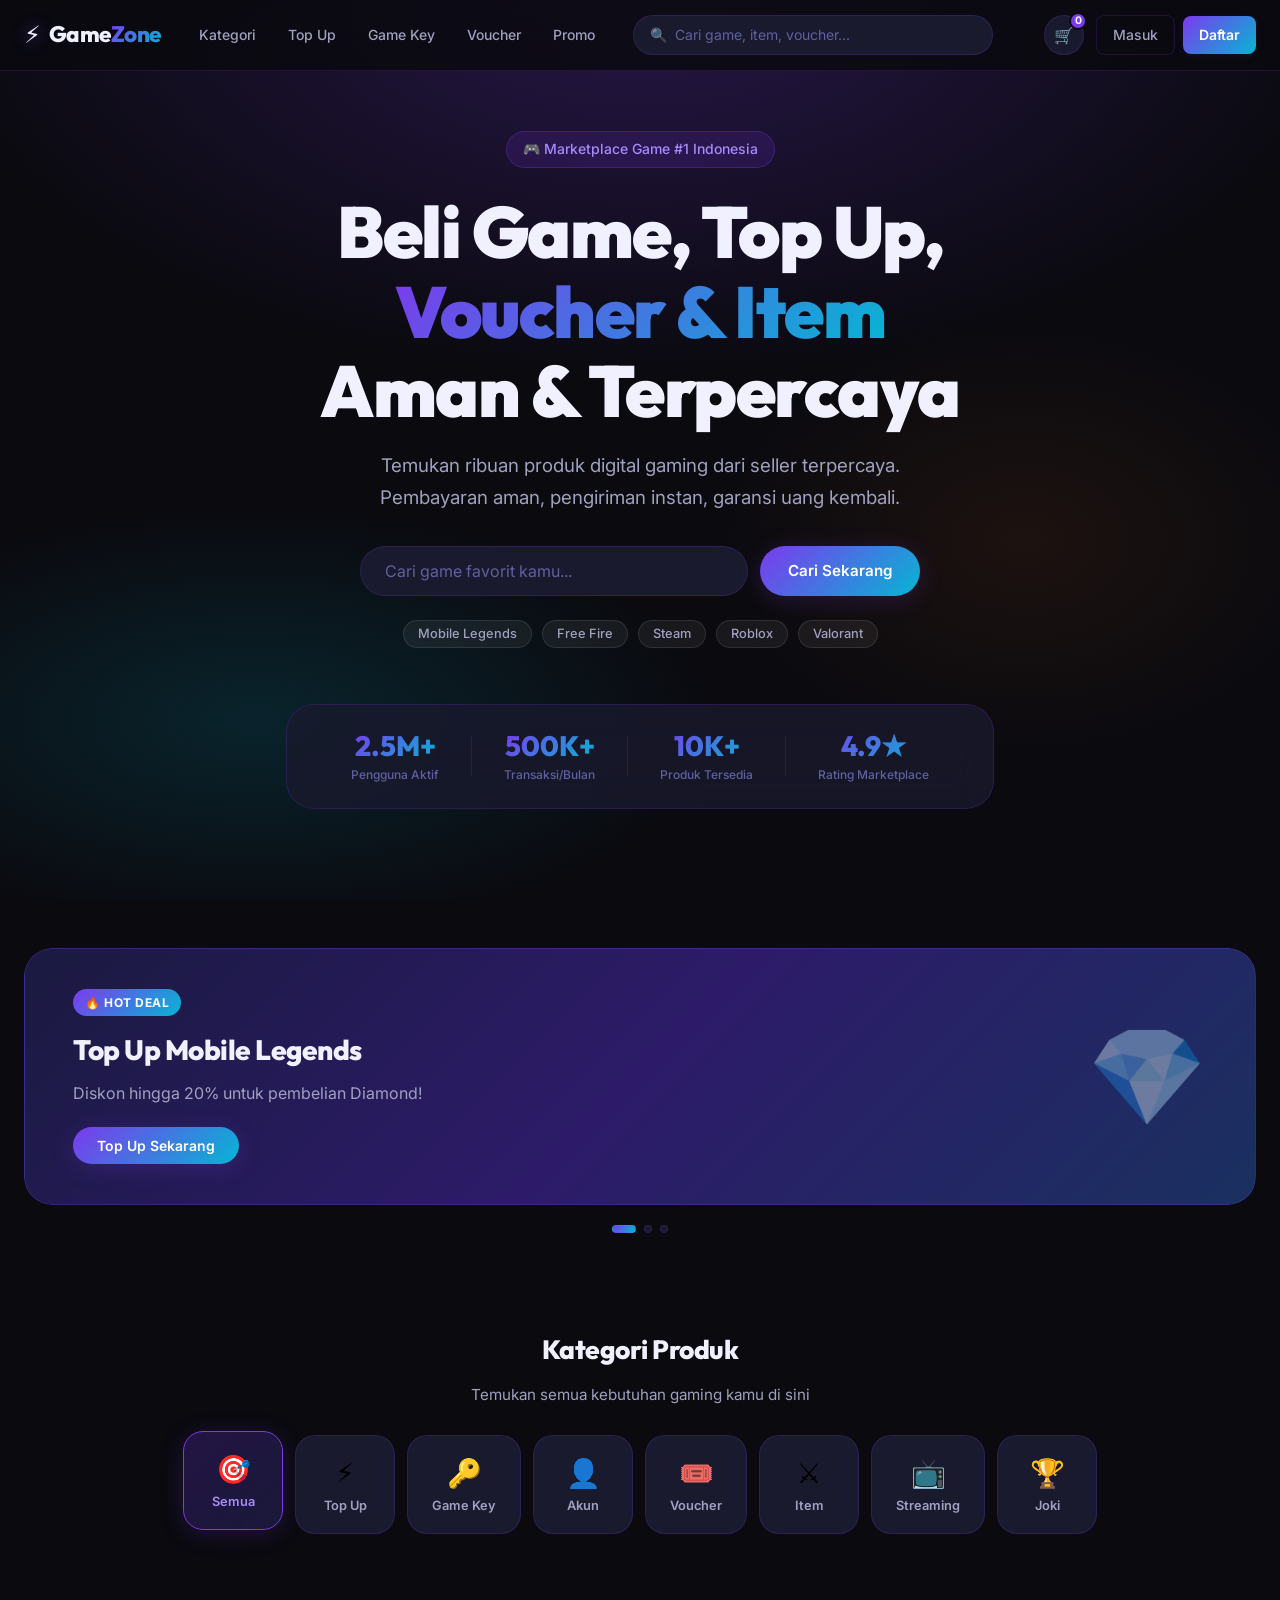
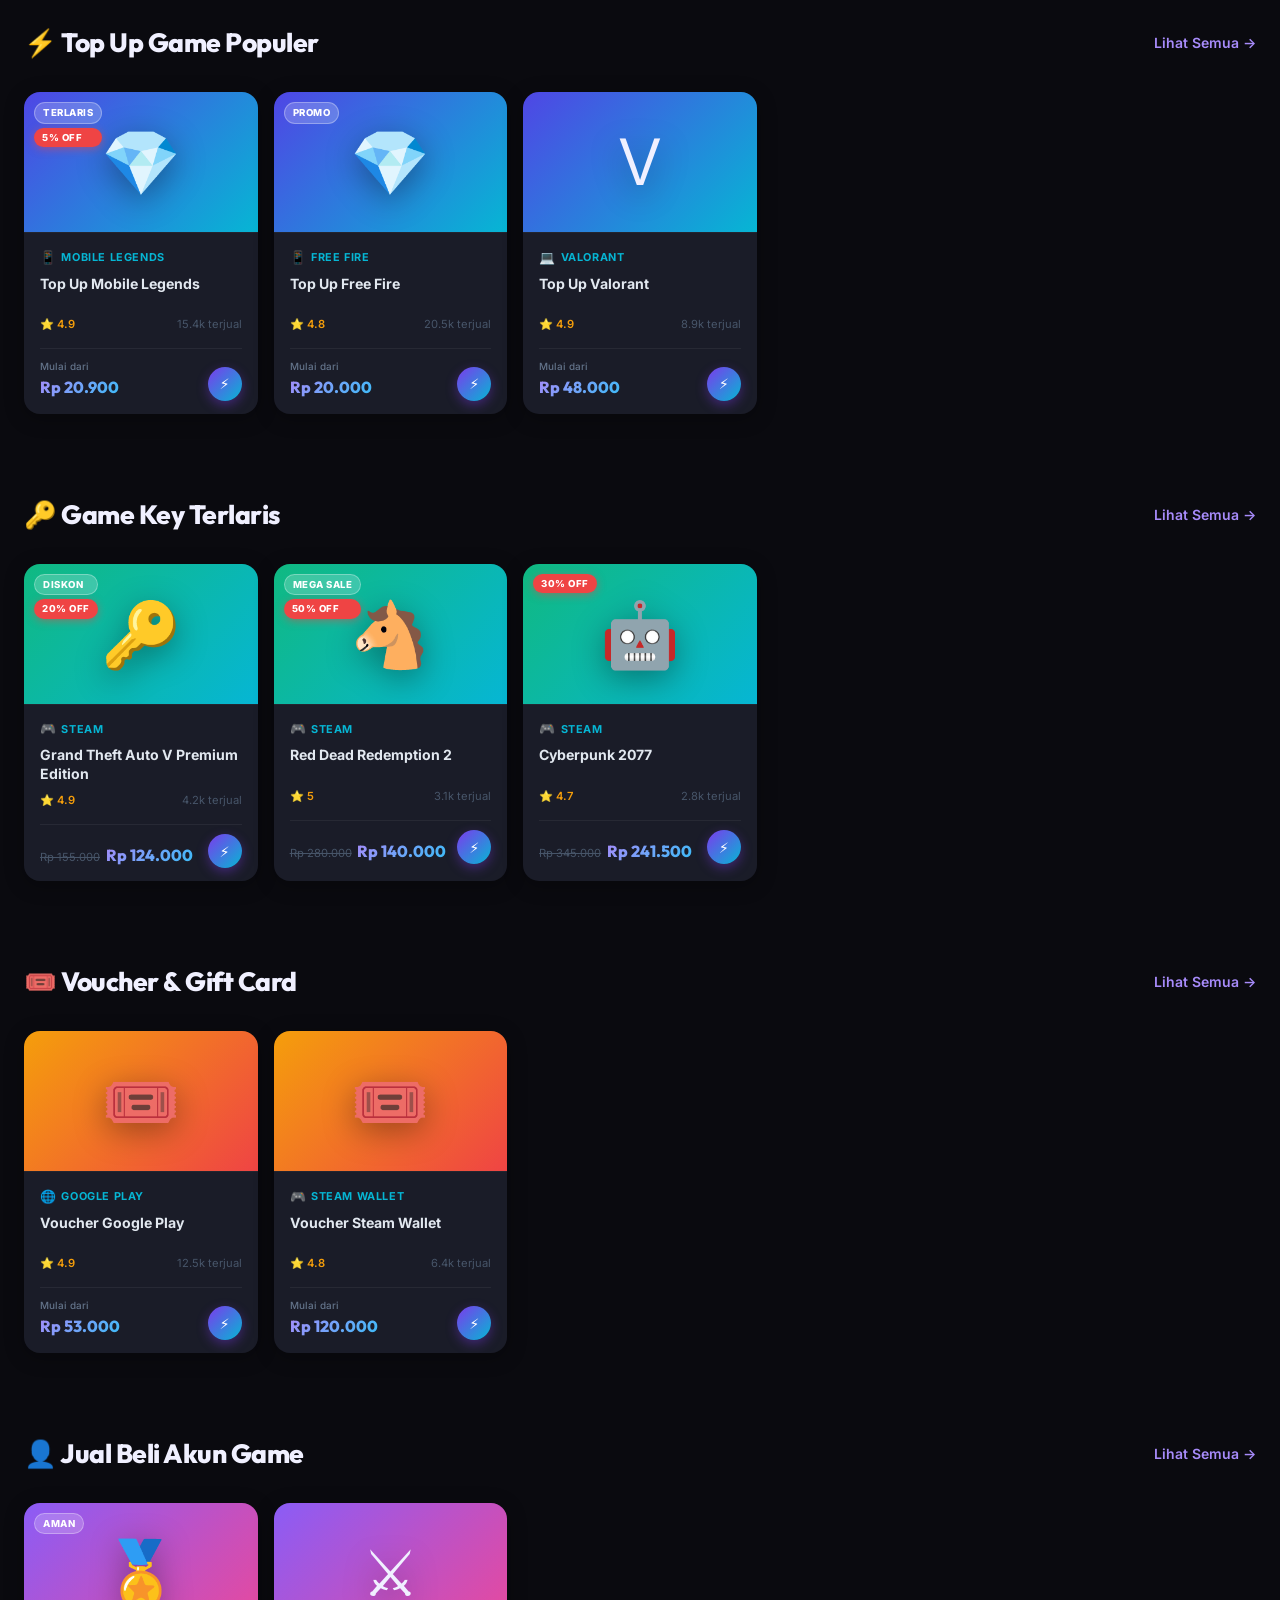
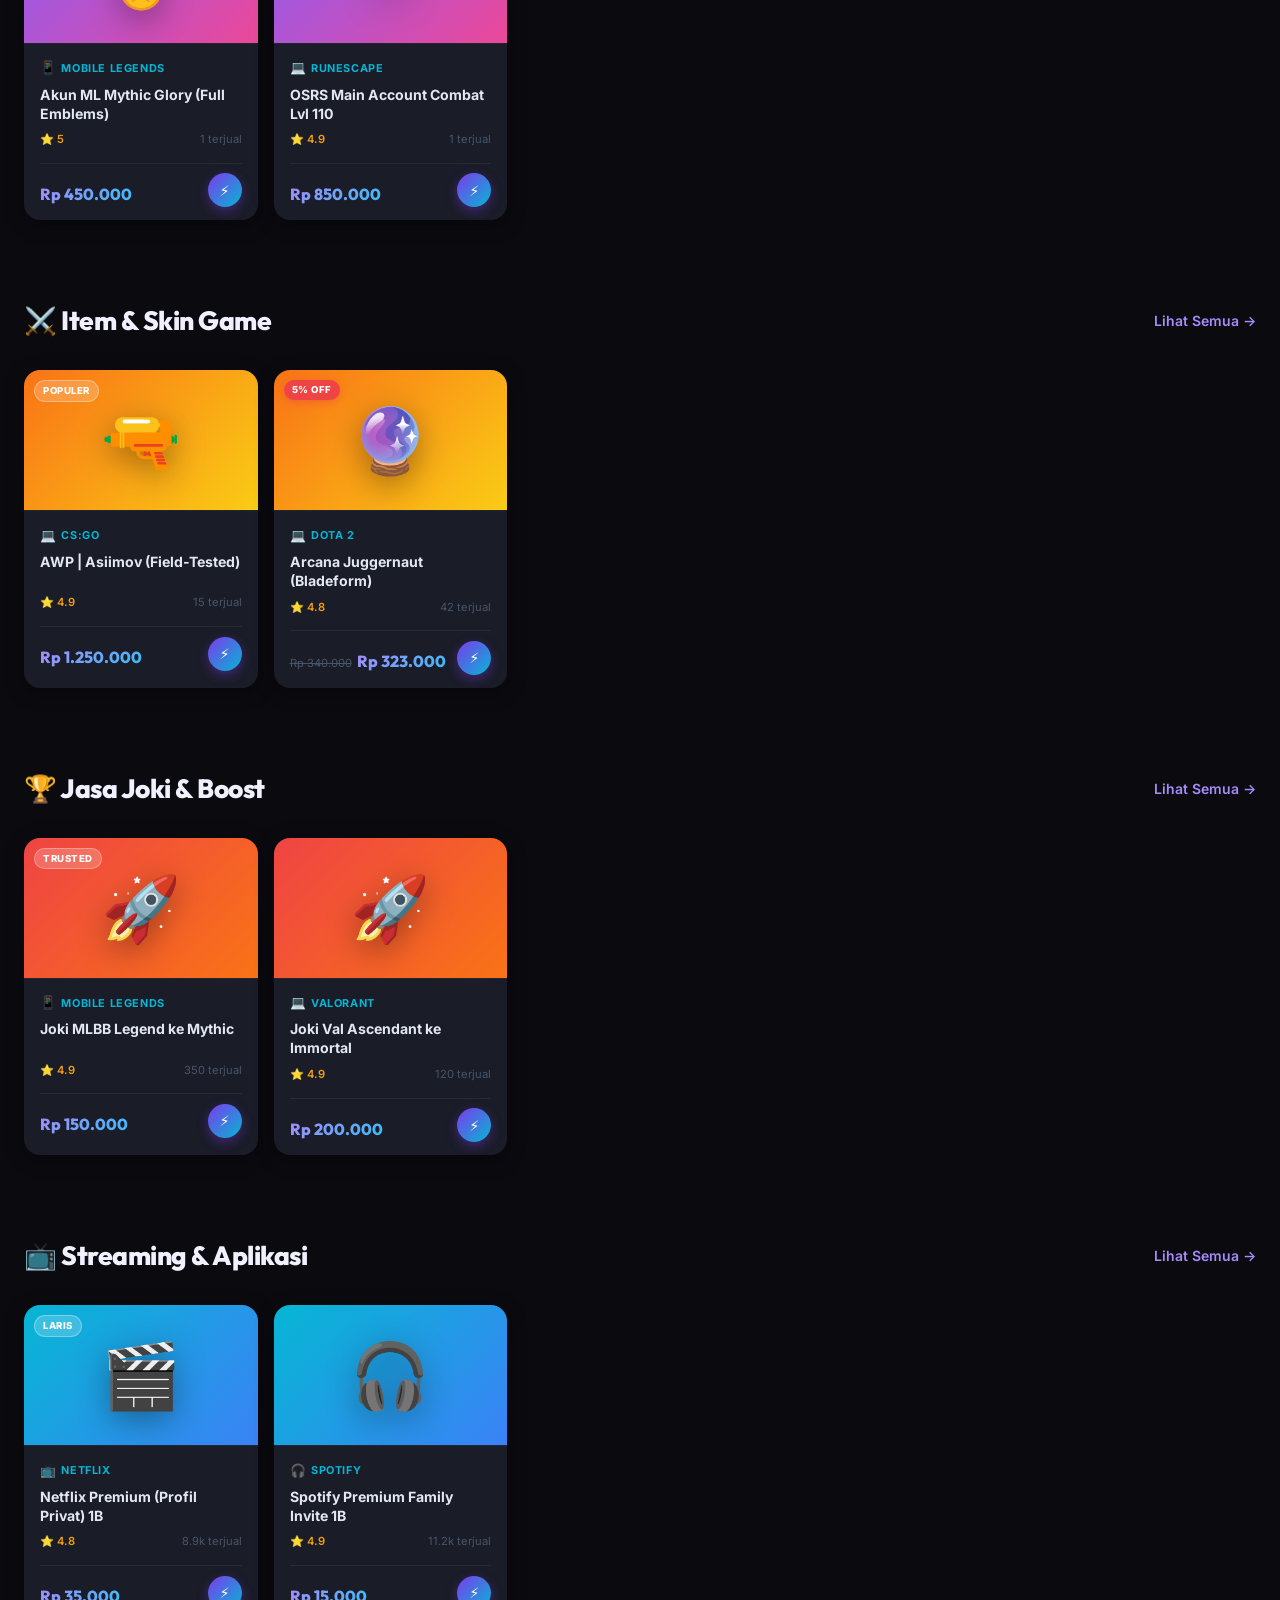
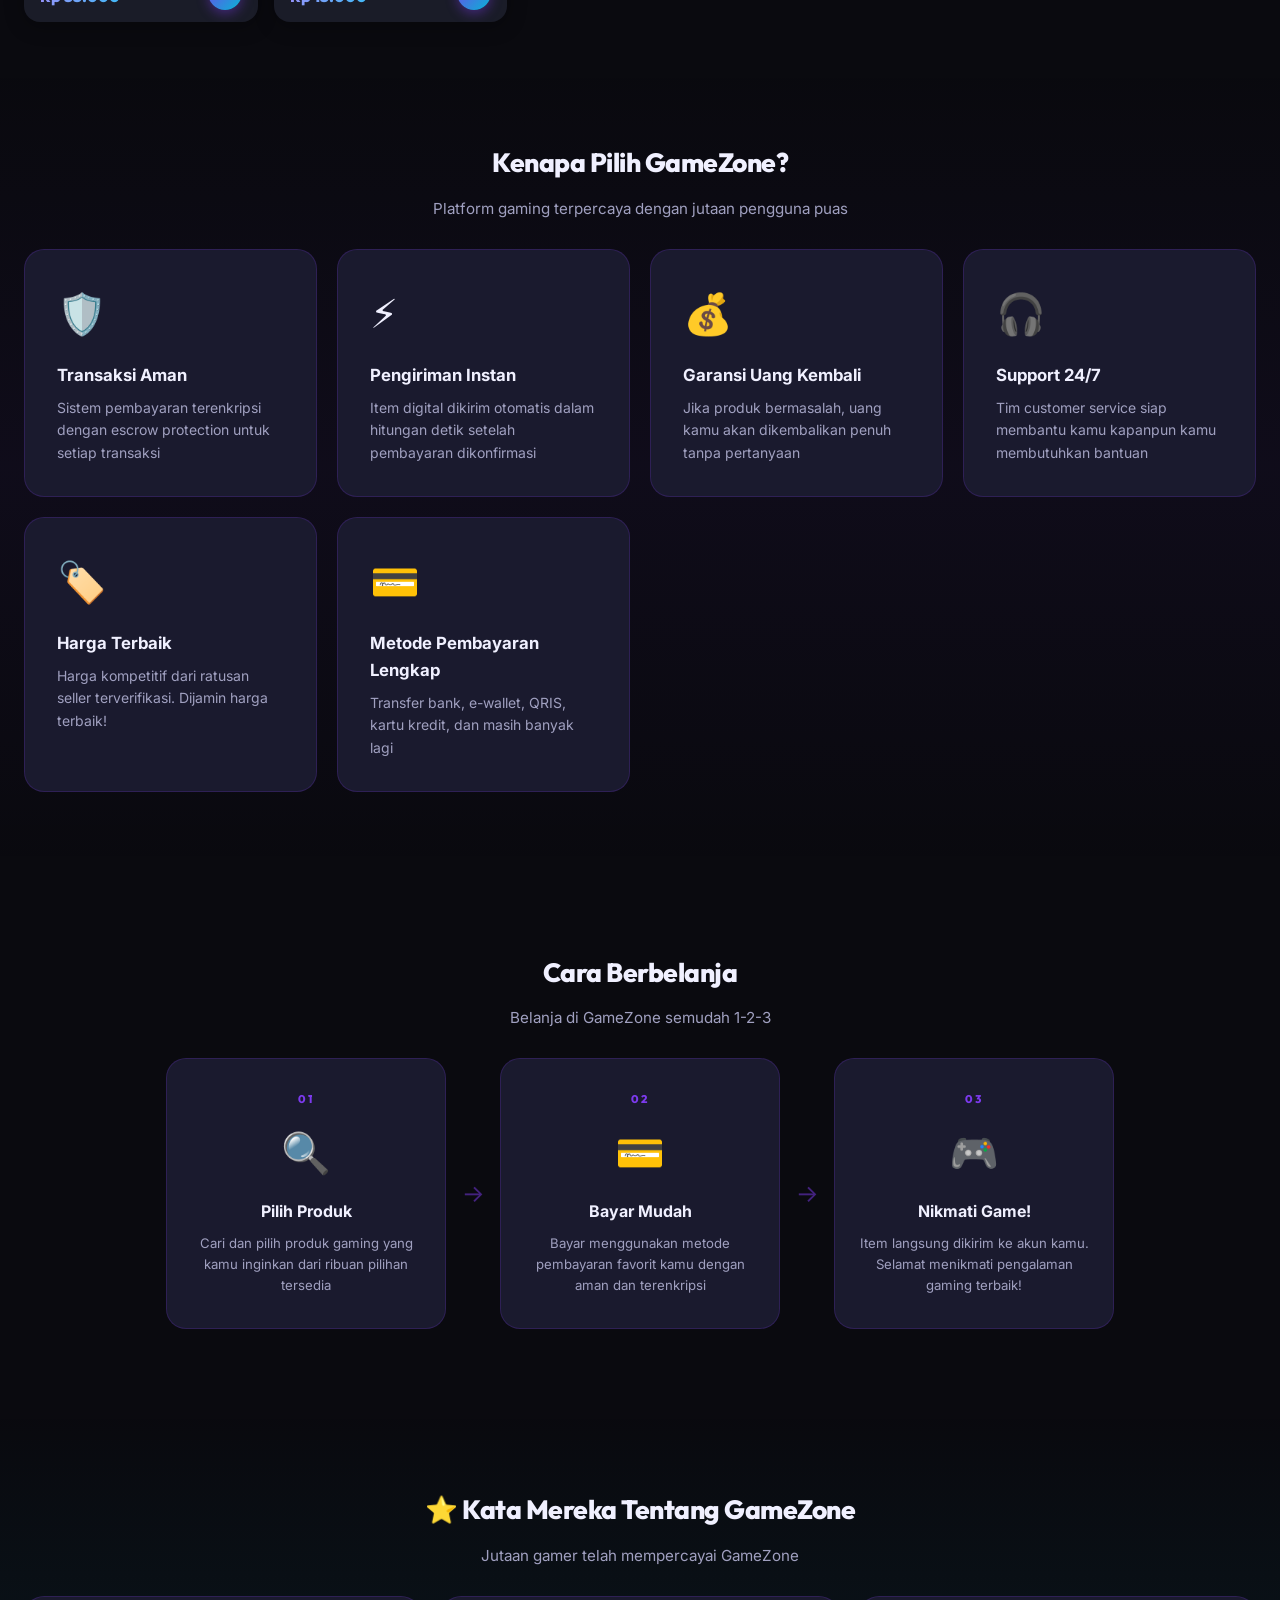
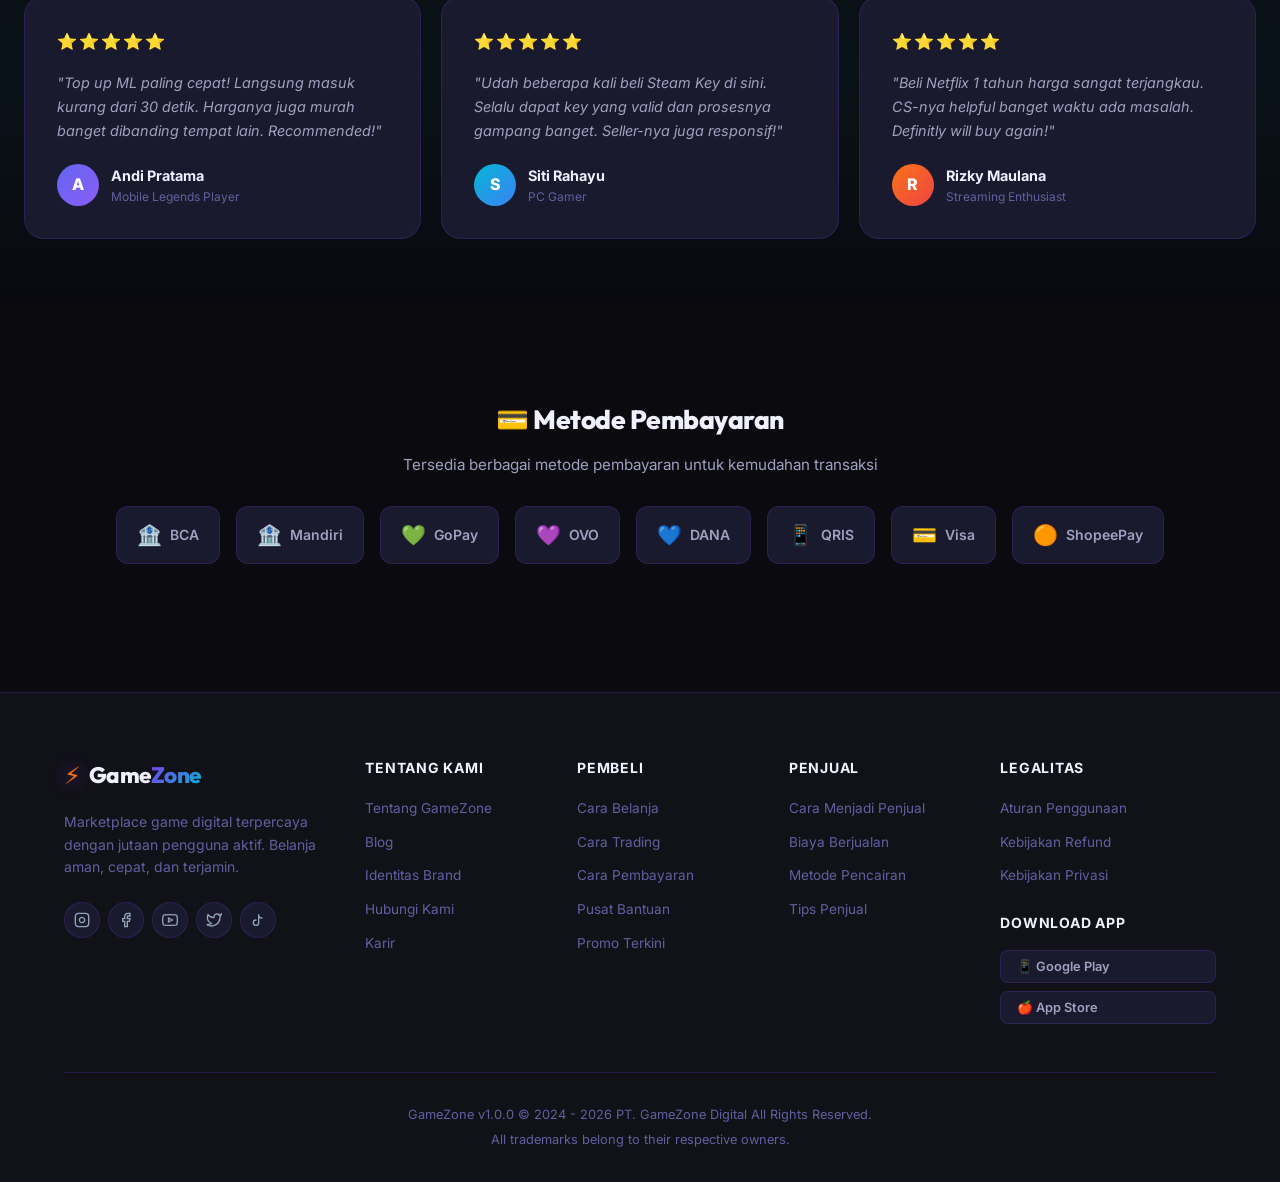
<file: index.html>
<!DOCTYPE html>
<html lang="id">

<head>
  <meta charset="UTF-8" />
  <meta name="viewport" content="width=device-width, initial-scale=1.0" />
  <title>GameZone - Marketplace Game Key, Item, Akun & Voucher Terpercaya</title>
  <meta name="description"
    content="GameZone adalah marketplace terpercaya untuk Top Up Game, Game Key, Akun, Voucher, dan Item Game. Pembayaran aman, harga terbaik, garansi uang kembali." />
  <link rel="preconnect" href="https://fonts.googleapis.com" />
  <link rel="preconnect" href="https://fonts.gstatic.com" crossorigin />
  <link
    href="https://fonts.googleapis.com/css2?family=Inter:wght@300;400;500;600;700;800;900&family=Outfit:wght@300;400;500;600;700;800;900&display=swap"
    rel="stylesheet" />
  <link rel="stylesheet" href="style.css" />
  <link rel="stylesheet" href="footer.css" />
  <link rel="stylesheet" href="ik-modal.css" />
  <link rel="stylesheet" href="xc-modal.css" />
</head>

<body>
  <!-- Floating particles background -->
  <div class="particles-container" id="particles-container"></div>

  <!-- NAVBAR -->
  <header class="navbar" id="navbar">
    <div class="nav-inner">
      <a href="#" class="logo" id="logo-home">
        <span class="logo-icon">⚡</span>
        <span class="logo-text">Game<span class="logo-accent">Zone</span></span>
      </a>

      <nav class="nav-links" id="nav-links">
        <a href="#categories" class="nav-link" id="nav-categories">Kategori</a>
        <a href="#top-up" class="nav-link" id="nav-topup">Top Up</a>
        <a href="#game-key" class="nav-link" id="nav-gamekey">Game Key</a>
        <a href="#voucher" class="nav-link" id="nav-voucher">Voucher</a>
        <a href="#promo" class="nav-link" id="nav-promo">Promo</a>
      </nav>

      <div class="nav-search" id="nav-search-wrapper">
        <div class="search-box">
          <span class="search-icon">🔍</span>
          <input type="text" id="search-input" class="search-input" placeholder="Cari game, item, voucher..." />
        </div>
      </div>

      <div class="nav-actions">
        <button class="btn-cart" id="btn-cart" aria-label="Cart">
          <span class="cart-icon">🛒</span>
          <span class="cart-badge" id="cart-badge">0</span>
        </button>

        <!-- Guest buttons -->
        <div class="nav-guest" id="nav-guest">
          <a href="auth.html?tab=login" class="btn-login" id="btn-login" style="text-decoration:none;">Masuk</a>
          <a href="auth.html?tab=register" class="btn-register" id="btn-register"
            style="text-decoration:none;">Daftar</a>
        </div>

        <!-- Logged-in user avatar -->
        <div class="nav-user hidden" id="nav-user">
          <button class="user-avatar-btn" id="user-avatar-btn">
            <div class="user-avatar" id="user-avatar-circle">U</div>
            <span class="user-name-short" id="user-name-short">User</span>
            <span class="user-arrow">▾</span>
          </button>
          <div class="user-dropdown" id="user-dropdown">
            <div class="user-dropdown-header" id="user-dropdown-header">
              <div class="udh-avatar" id="udh-avatar">U</div>
              <div>
                <div class="udh-name" id="udh-name">Nama User</div>
                <div class="udh-email" id="udh-email">email@contoh.com</div>
              </div>
            </div>
            <div class="user-dropdown-divider"></div>
            <a href="#" class="user-dropdown-item" id="dd-orders">
              <span>📋</span> Pesanan Saya
            </a>
            <a href="#" class="user-dropdown-item" id="dd-profile">
              <span>👤</span> Profil Saya
            </a>
            <a href="#" class="user-dropdown-item" id="dd-wallet">
              <span>💰</span> GameZone Wallet
            </a>
            <div class="user-dropdown-divider"></div>
            <a href="#" class="user-dropdown-item logout-item" id="dd-logout">
              <span>🚪</span> Keluar
            </a>
          </div>
        </div>
      </div>

      <button class="hamburger" id="hamburger" aria-label="Menu">
        <span></span><span></span><span></span>
      </button>
    </div>
  </header>

  <!-- MOBILE NAV -->
  <div class="mobile-nav" id="mobile-nav">
    <a href="#categories" class="mobile-nav-link" id="mnav-categories">Kategori</a>
    <a href="#top-up" class="mobile-nav-link" id="mnav-topup">Top Up</a>
    <a href="#game-key" class="mobile-nav-link" id="mnav-gamekey">Game Key</a>
    <a href="#voucher" class="mobile-nav-link" id="mnav-voucher">Voucher</a>
    <a href="#promo" class="mobile-nav-link" id="mnav-promo">Promo</a>
  </div>

  <main>
    <!-- HERO SECTION -->
    <section class="hero" id="hero">
      <div class="hero-bg-gradient"></div>
      <div class="hero-content">
        <div class="hero-badge">🎮 Marketplace Game #1 Indonesia</div>
        <h1 class="hero-title">
          Beli Game, Top Up,<br />
          <span class="hero-title-gradient">Voucher & Item</span><br />
          Aman & Terpercaya
        </h1>
        <p class="hero-desc">
          Temukan ribuan produk digital gaming dari seller terpercaya.<br />
          Pembayaran aman, pengiriman instan, garansi uang kembali.
        </p>
        <div class="hero-search">
          <input type="text" id="hero-search-input" class="hero-search-input" placeholder="Cari game favorit kamu..." />
          <button class="hero-search-btn" id="hero-search-btn">Cari Sekarang</button>
        </div>
        <div class="hero-tags">
          <button class="hero-tag" id="tag-ml">Mobile Legends</button>
          <button class="hero-tag" id="tag-ff">Free Fire</button>
          <button class="hero-tag" id="tag-steam">Steam</button>
          <button class="hero-tag" id="tag-roblox">Roblox</button>
          <button class="hero-tag" id="tag-valorant">Valorant</button>
        </div>
      </div>
      <div class="hero-stats">
        <div class="stat-item">
          <div class="stat-num">2.5M+</div>
          <div class="stat-label">Pengguna Aktif</div>
        </div>
        <div class="stat-divider"></div>
        <div class="stat-item">
          <div class="stat-num">500K+</div>
          <div class="stat-label">Transaksi/Bulan</div>
        </div>
        <div class="stat-divider"></div>
        <div class="stat-item">
          <div class="stat-num">10K+</div>
          <div class="stat-label">Produk Tersedia</div>
        </div>
        <div class="stat-divider"></div>
        <div class="stat-item">
          <div class="stat-num">4.9★</div>
          <div class="stat-label">Rating Marketplace</div>
        </div>
      </div>
    </section>

    <!-- PROMO BANNER SLIDER -->
    <section class="promo-section" id="promo">
      <div class="container">
        <div class="promo-slider" id="promo-slider">
          <div class="promo-slide active" id="promo-1">
            <div class="promo-card promo-ml">
              <div class="promo-content">
                <div class="promo-badge">🔥 HOT DEAL</div>
                <h3>Top Up Mobile Legends</h3>
                <p>Diskon hingga 20% untuk pembelian Diamond!</p>
                <button class="promo-btn" id="promo-ml-btn">Top Up Sekarang</button>
              </div>
              <div class="promo-img-area">
                <div class="promo-gem">💎</div>
              </div>
            </div>
          </div>
          <div class="promo-slide" id="promo-2">
            <div class="promo-card promo-steam">
              <div class="promo-content">
                <div class="promo-badge">🎮 NEW ARRIVAL</div>
                <h3>Game Key Terbaru</h3>
                <p>Steam Key dengan harga termurah di Indonesia!</p>
                <button class="promo-btn" id="promo-steam-btn">Lihat Koleksi</button>
              </div>
              <div class="promo-img-area">
                <div class="promo-gem">🕹️</div>
              </div>
            </div>
          </div>
          <div class="promo-slide" id="promo-3">
            <div class="promo-card promo-ff">
              <div class="promo-content">
                <div class="promo-badge">⚡ FLASH SALE</div>
                <h3>Free Fire Diamonds</h3>
                <p>Flash Sale! Harga spesial selama 24 jam!</p>
                <button class="promo-btn" id="promo-ff-btn">Grab Now!</button>
              </div>
              <div class="promo-img-area">
                <div class="promo-gem">🔥</div>
              </div>
            </div>
          </div>
        </div>
        <div class="promo-dots" id="promo-dots">
          <button class="promo-dot active" id="dot-0" data-index="0"></button>
          <button class="promo-dot" id="dot-1" data-index="1"></button>
          <button class="promo-dot" id="dot-2" data-index="2"></button>
        </div>
      </div>
    </section>

    <!-- CATEGORIES SECTION -->
    <section class="categories-section" id="categories">
      <div class="container">
        <div class="section-header">
          <h2 class="section-title">Kategori Produk</h2>
          <p class="section-subtitle">Temukan semua kebutuhan gaming kamu di sini</p>
        </div>
        <div class="categories-grid">
          <button class="category-card active" id="cat-all" data-category="all">
            <span class="cat-icon">🎯</span>
            <span class="cat-name">Semua</span>
          </button>
          <button class="category-card" id="cat-topup" data-category="topup">
            <span class="cat-icon">⚡</span>
            <span class="cat-name">Top Up</span>
          </button>
          <button class="category-card" id="cat-gamekey" data-category="gamekey">
            <span class="cat-icon">🔑</span>
            <span class="cat-name">Game Key</span>
          </button>
          <button class="category-card" id="cat-akun" data-category="akun">
            <span class="cat-icon">👤</span>
            <span class="cat-name">Akun</span>
          </button>
          <button class="category-card" id="cat-voucher" data-category="voucher">
            <span class="cat-icon">🎟️</span>
            <span class="cat-name">Voucher</span>
          </button>
          <button class="category-card" id="cat-item" data-category="item">
            <span class="cat-icon">⚔️</span>
            <span class="cat-name">Item</span>
          </button>
          <button class="category-card" id="cat-streaming" data-category="streaming">
            <span class="cat-icon">📺</span>
            <span class="cat-name">Streaming</span>
          </button>
          <button class="category-card" id="cat-joki" data-category="joki">
            <span class="cat-icon">🏆</span>
            <span class="cat-name">Joki</span>
          </button>
        </div>
      </div>
    </section>

    <!-- TOP UP SECTION -->
    <section class="products-section" id="top-up">
      <div class="container">
        <div class="section-header">
          <h2 class="section-title">⚡ Top Up Game Populer</h2>
          <a href="#" class="see-all" id="see-all-topup">Lihat Semua →</a>
        </div>
        <div class="products-grid" id="topup-grid">
          <!-- Products injected by JS -->
        </div>
      </div>
    </section>

    <!-- GAME KEY SECTION -->
    <section class="products-section" id="game-key">
      <div class="container">
        <div class="section-header">
          <h2 class="section-title">🔑 Game Key Terlaris</h2>
          <a href="#" class="see-all" id="see-all-gamekey">Lihat Semua →</a>
        </div>
        <div class="products-grid" id="gamekey-grid">
          <!-- Products injected by JS -->
        </div>
      </div>
    </section>

    <!-- VOUCHER SECTION -->
    <section class="products-section" id="voucher">
      <div class="container">
        <div class="section-header">
          <h2 class="section-title">🎟️ Voucher & Gift Card</h2>
          <a href="#" class="see-all" id="see-all-voucher">Lihat Semua →</a>
        </div>
        <div class="products-grid" id="voucher-grid">
          <!-- Products injected by JS -->
        </div>
      </div>
    </section>

    <!-- AKUN SECTION -->
    <section class="products-section" id="akun-section">
      <div class="container">
        <div class="section-header">
          <h2 class="section-title">👤 Jual Beli Akun Game</h2>
          <a href="#" class="see-all" id="see-all-akun">Lihat Semua →</a>
        </div>
        <div class="products-grid" id="akun-grid">
          <!-- Products injected by JS -->
        </div>
      </div>
    </section>

    <!-- ITEM SECTION -->
    <section class="products-section" id="item-section">
      <div class="container">
        <div class="section-header">
          <h2 class="section-title">⚔️ Item & Skin Game</h2>
          <a href="#" class="see-all" id="see-all-item">Lihat Semua →</a>
        </div>
        <div class="products-grid" id="item-grid">
          <!-- Products injected by JS -->
        </div>
      </div>
    </section>

    <!-- JOKI SECTION -->
    <section class="products-section" id="joki-section">
      <div class="container">
        <div class="section-header">
          <h2 class="section-title">🏆 Jasa Joki & Boost</h2>
          <a href="#" class="see-all" id="see-all-joki">Lihat Semua →</a>
        </div>
        <div class="products-grid" id="joki-grid">
          <!-- Products injected by JS -->
        </div>
      </div>
    </section>

    <!-- STREAMING & APPS -->
    <section class="products-section" id="streaming-section">
      <div class="container">
        <div class="section-header">
          <h2 class="section-title">📺 Streaming &amp; Aplikasi</h2>
          <a href="#" class="see-all" id="see-all-streaming">Lihat Semua →</a>
        </div>
        <div class="products-grid" id="streaming-grid">
          <!-- Products injected by JS -->
        </div>
      </div>
    </section>


    <section class="features-section" id="features">
      <div class="container">
        <div class="section-header">
          <h2 class="section-title">Kenapa Pilih GameZone?</h2>
          <p class="section-subtitle">Platform gaming terpercaya dengan jutaan pengguna puas</p>
        </div>
        <div class="features-grid">
          <div class="feature-card" id="feat-secure">
            <div class="feature-icon">🛡️</div>
            <h3>Transaksi Aman</h3>
            <p>Sistem pembayaran terenkripsi dengan escrow protection untuk setiap transaksi</p>
          </div>
          <div class="feature-card" id="feat-fast">
            <div class="feature-icon">⚡</div>
            <h3>Pengiriman Instan</h3>
            <p>Item digital dikirim otomatis dalam hitungan detik setelah pembayaran dikonfirmasi</p>
          </div>
          <div class="feature-card" id="feat-guarantee">
            <div class="feature-icon">💰</div>
            <h3>Garansi Uang Kembali</h3>
            <p>Jika produk bermasalah, uang kamu akan dikembalikan penuh tanpa pertanyaan</p>
          </div>
          <div class="feature-card" id="feat-support">
            <div class="feature-icon">🎧</div>
            <h3>Support 24/7</h3>
            <p>Tim customer service siap membantu kamu kapanpun kamu membutuhkan bantuan</p>
          </div>
          <div class="feature-card" id="feat-cheap">
            <div class="feature-icon">🏷️</div>
            <h3>Harga Terbaik</h3>
            <p>Harga kompetitif dari ratusan seller terverifikasi. Dijamin harga terbaik!</p>
          </div>
          <div class="feature-card" id="feat-payment">
            <div class="feature-icon">💳</div>
            <h3>Metode Pembayaran Lengkap</h3>
            <p>Transfer bank, e-wallet, QRIS, kartu kredit, dan masih banyak lagi</p>
          </div>
        </div>
      </div>
    </section>

    <!-- HOW IT WORKS -->
    <section class="howto-section" id="howto">
      <div class="container">
        <div class="section-header">
          <h2 class="section-title">Cara Berbelanja</h2>
          <p class="section-subtitle">Belanja di GameZone semudah 1-2-3</p>
        </div>
        <div class="steps-container">
          <div class="step-card" id="step-1">
            <div class="step-number">01</div>
            <div class="step-icon">🔍</div>
            <h3>Pilih Produk</h3>
            <p>Cari dan pilih produk gaming yang kamu inginkan dari ribuan pilihan tersedia</p>
          </div>
          <div class="step-arrow">→</div>
          <div class="step-card" id="step-2">
            <div class="step-number">02</div>
            <div class="step-icon">💳</div>
            <h3>Bayar Mudah</h3>
            <p>Bayar menggunakan metode pembayaran favorit kamu dengan aman dan terenkripsi</p>
          </div>
          <div class="step-arrow">→</div>
          <div class="step-card" id="step-3">
            <div class="step-number">03</div>
            <div class="step-icon">🎮</div>
            <h3>Nikmati Game!</h3>
            <p>Item langsung dikirim ke akun kamu. Selamat menikmati pengalaman gaming terbaik!</p>
          </div>
        </div>
      </div>
    </section>

    <!-- TESTIMONIALS -->
    <section class="testimonials-section" id="testimonials">
      <div class="container">
        <div class="section-header">
          <h2 class="section-title">⭐ Kata Mereka Tentang GameZone</h2>
          <p class="section-subtitle">Jutaan gamer telah mempercayai GameZone</p>
        </div>
        <div class="testimonials-grid">
          <div class="testimonial-card" id="testi-1">
            <div class="testi-stars">⭐⭐⭐⭐⭐</div>
            <p class="testi-text">"Top up ML paling cepat! Langsung masuk kurang dari 30 detik. Harganya juga murah
              banget dibanding tempat lain. Recommended!"</p>
            <div class="testi-user">
              <div class="testi-avatar" style="background: linear-gradient(135deg, #6366f1, #8b5cf6)">A</div>
              <div>
                <div class="testi-name">Andi Pratama</div>
                <div class="testi-role">Mobile Legends Player</div>
              </div>
            </div>
          </div>
          <div class="testimonial-card" id="testi-2">
            <div class="testi-stars">⭐⭐⭐⭐⭐</div>
            <p class="testi-text">"Udah beberapa kali beli Steam Key di sini. Selalu dapat key yang valid dan prosesnya
              gampang banget. Seller-nya juga responsif!"</p>
            <div class="testi-user">
              <div class="testi-avatar" style="background: linear-gradient(135deg, #06b6d4, #3b82f6)">S</div>
              <div>
                <div class="testi-name">Siti Rahayu</div>
                <div class="testi-role">PC Gamer</div>
              </div>
            </div>
          </div>
          <div class="testimonial-card" id="testi-3">
            <div class="testi-stars">⭐⭐⭐⭐⭐</div>
            <p class="testi-text">"Beli Netflix 1 tahun harga sangat terjangkau. CS-nya helpful banget waktu ada
              masalah. Definitly will buy again!"</p>
            <div class="testi-user">
              <div class="testi-avatar" style="background: linear-gradient(135deg, #f97316, #ef4444)">R</div>
              <div>
                <div class="testi-name">Rizky Maulana</div>
                <div class="testi-role">Streaming Enthusiast</div>
              </div>
            </div>
          </div>
        </div>
      </div>
    </section>

    <!-- PAYMENT METHODS -->
    <section class="payment-section" id="payment">
      <div class="container">
        <div class="section-header">
          <h2 class="section-title">💳 Metode Pembayaran</h2>
          <p class="section-subtitle">Tersedia berbagai metode pembayaran untuk kemudahan transaksi</p>
        </div>
        <div class="payment-grid">
          <div class="payment-item" id="pay-bca">
            <span class="payment-logo">🏦</span>
            <span>BCA</span>
          </div>
          <div class="payment-item" id="pay-mandiri">
            <span class="payment-logo">🏦</span>
            <span>Mandiri</span>
          </div>
          <div class="payment-item" id="pay-gopay">
            <span class="payment-logo">💚</span>
            <span>GoPay</span>
          </div>
          <div class="payment-item" id="pay-ovo">
            <span class="payment-logo">💜</span>
            <span>OVO</span>
          </div>
          <div class="payment-item" id="pay-dana">
            <span class="payment-logo">💙</span>
            <span>DANA</span>
          </div>
          <div class="payment-item" id="pay-qris">
            <span class="payment-logo">📱</span>
            <span>QRIS</span>
          </div>
          <div class="payment-item" id="pay-visa">
            <span class="payment-logo">💳</span>
            <span>Visa</span>
          </div>
          <div class="payment-item" id="pay-shopee">
            <span class="payment-logo">🟠</span>
            <span>ShopeePay</span>
          </div>
        </div>
      </div>
    </section>
  </main>

  <!-- FOOTER -->
  <footer class="footer" id="footer">
    <div class="container">
      <div class="footer-grid">
        <div class="footer-brand">
          <div class="logo">
            <span class="logo-icon">⚡</span>
            <span class="logo-text">Game<span class="logo-accent">Zone</span></span>
          </div>
          <p class="footer-brand-desc">Marketplace game digital terpercaya dengan jutaan pengguna aktif. Belanja aman,
            cepat, dan terjamin.</p>
          <div class="social-links">
            <a href="#" class="social-link" id="social-ig" aria-label="Instagram">
              <svg viewBox="0 0 24 24" fill="none" stroke="currentColor" stroke-width="2">
                <rect x="2" y="2" width="20" height="20" rx="5" ry="5"></rect>
                <path d="M16 11.37A4 4 0 1 1 12.63 8 4 4 0 0 1 16 11.37z"></path>
                <line x1="17.5" y1="6.5" x2="17.51" y2="6.5"></line>
              </svg>
            </a>
            <a href="#" class="social-link" id="social-fb" aria-label="Facebook">
              <svg viewBox="0 0 24 24" fill="none" stroke="currentColor" stroke-width="2">
                <path d="M18 2h-3a5 5 0 0 0-5 5v3H7v4h3v8h4v-8h3l1-4h-4V7a1 1 0 0 1 1-1h3z"></path>
              </svg>
            </a>
            <a href="#" class="social-link" id="social-yt" aria-label="YouTube">
              <svg viewBox="0 0 24 24" fill="none" stroke="currentColor" stroke-width="2">
                <path
                  d="M22.54 6.42a2.78 2.78 0 0 0-1.94-2C18.88 4 12 4 12 4s-6.88 0-8.6.42a2.78 2.78 0 0 0-1.94 2C1 8.11 1 12 1 12s0 3.89.46 5.58a2.78 2.78 0 0 0 1.94 2c1.72.42 8.6.42 8.6.42s6.88 0 8.6-.42a2.78 2.78 0 0 0 1.94-2C23 15.89 23 12 23 12s0-3.89-.46-5.58z">
                </path>
                <polygon points="9.75 15.02 15.5 12 9.75 8.98 9.75 15.02"></polygon>
              </svg>
            </a>
            <a href="#" class="social-link" id="social-tw" aria-label="Twitter">
              <svg viewBox="0 0 24 24" fill="none" stroke="currentColor" stroke-width="2">
                <path
                  d="M23 3a10.9 10.9 0 0 1-3.14 1.53 4.48 4.48 0 0 0-7.86 3v1A10.66 10.66 0 0 1 3 4s-4 9 5 13a11.64 11.64 0 0 1-7 2c9 5 20 0 20-11.5a4.5 4.5 0 0 0-.08-.83A7.72 7.72 0 0 0 23 3z">
                </path>
              </svg>
            </a>
            <a href="#" class="social-link" id="social-tiktok" aria-label="TikTok">
              <svg viewBox="0 0 24 24" fill="none" stroke="currentColor" stroke-width="2" stroke-linecap="round"
                stroke-linejoin="round">
                <path d="M9 12a4 4 0 1 0 4 4V4a5 5 0 0 0 5 5"></path>
              </svg>
            </a>
          </div>
        </div>
        <div class="footer-col">
          <h4>Tentang Kami</h4>
          <ul>
            <li><a href="page.html?id=tentang-kami" id="footer-about">Tentang GameZone</a></li>
            <li><a href="page.html?id=blog" id="footer-blog">Blog</a></li>
            <li><a href="page.html?id=identitas-brand" id="footer-brand">Identitas Brand</a></li>
            <li><a href="page.html?id=hubungi-kami" id="footer-contact">Hubungi Kami</a></li>
            <li><a href="page.html?id=karir" id="footer-career">Karir</a></li>
          </ul>
        </div>
        <div class="footer-col">
          <h4>Pembeli</h4>
          <ul>
            <li><a href="page.html?id=cara-belanja" id="footer-howbuy">Cara Belanja</a></li>
            <li><a href="page.html?id=cara-trading" id="footer-howtrade">Cara Trading</a></li>
            <li><a href="page.html?id=cara-pembayaran" id="footer-payment-info">Cara Pembayaran</a></li>
            <li><a href="page.html?id=pusat-bantuan" id="footer-help">Pusat Bantuan</a></li>
            <li><a href="page.html?id=promo-terkini" id="footer-promo-info">Promo Terkini</a></li>
          </ul>
        </div>
        <div class="footer-col">
          <h4>Penjual</h4>
          <ul>
            <li><a href="page.html?id=cara-menjadi-penjual" id="footer-become-seller">Cara Menjadi Penjual</a></li>
            <li><a href="page.html?id=biaya-berjualan" id="footer-billing">Biaya Berjualan</a></li>
            <li><a href="page.html?id=metode-pencairan" id="footer-withdraw">Metode Pencairan</a></li>
            <li><a href="page.html?id=tips-penjual" id="footer-seller-tips">Tips Penjual</a></li>
          </ul>
        </div>
        <div class="footer-col">
          <h4>Legalitas</h4>
          <ul>
            <li><a href="page.html?id=aturan-penggunaan" id="footer-tos">Aturan Penggunaan</a></li>
            <li><a href="page.html?id=kebijakan-refund" id="footer-refund">Kebijakan Refund</a></li>
            <li><a href="page.html?id=kebijakan-privasi" id="footer-privacy">Kebijakan Privasi</a></li>
          </ul>
          <h4 style="margin-top: 1.5rem;">Download App</h4>
          <div class="app-badges">
            <button class="app-badge" id="btn-playstore">📱 Google Play</button>
            <button class="app-badge" id="btn-appstore">🍎 App Store</button>
          </div>
        </div>
      </div>
      <div class="footer-bottom">
        <p>GameZone v1.0.0 © 2024 - 2026 PT. GameZone Digital All Rights Reserved.</p>
        <p>All trademarks belong to their respective owners.</p>
      </div>
    </div>
  </footer>

  <!-- PRODUCT MODAL (IK-Style) -->
  <div class="modal-overlay" id="modal-overlay">
    <div class="modal ik-modal" id="product-modal">
      <button class="modal-close" id="modal-close">✕</button>
      <div class="ik-modal-content" id="modal-content">
        <!-- Filled by JS -->
      </div>
    </div>
  </div>

  <!-- CART SIDEBAR -->
  <div class="cart-overlay" id="cart-overlay"></div>
  <div class="cart-sidebar" id="cart-sidebar">
    <div class="cart-header">
      <h3>🛒 Keranjang Belanja</h3>
      <button class="cart-close" id="cart-close">✕</button>
    </div>
    <div class="cart-items" id="cart-items">
      <div class="cart-empty" id="cart-empty">
        <div style="font-size: 3rem; margin-bottom: 1rem;">🛒</div>
        <p>Keranjang kamu masih kosong</p>
        <small>Tambahkan produk untuk memulai belanja</small>
      </div>
    </div>
    <div class="cart-footer" id="cart-footer" style="display: none;">
      <div class="cart-total">
        <span>Total:</span>
        <span class="cart-total-price" id="cart-total-price">Rp 0</span>
      </div>
      <button class="btn-checkout" id="btn-checkout">Checkout Sekarang</button>
    </div>
  </div>

  <!-- TOAST NOTIFICATION -->
  <div class="toast" id="toast"></div>

  <!-- CHECKOUT MODAL -->
  <div class="checkout-overlay" id="checkout-overlay">
    <div class="checkout-modal" id="checkout-modal">
      <!-- Step Indicator -->
      <div class="checkout-steps" id="checkout-steps">
        <div class="checkout-step" id="cs-step-1" data-step="1">
          <div class="cs-dot">1</div>
          <span>Informasi</span>
        </div>
        <div class="checkout-step-line"></div>
        <div class="checkout-step" id="cs-step-2" data-step="2">
          <div class="cs-dot">2</div>
          <span>Pembayaran</span>
        </div>
        <div class="checkout-step-line"></div>
        <div class="checkout-step" id="cs-step-3" data-step="3">
          <div class="cs-dot">3</div>
          <span>Konfirmasi</span>
        </div>
      </div>

      <!-- Step 1: User Info -->
      <div class="checkout-step-content" id="checkout-step-1">
        <div class="checkout-header">
          <h2 class="checkout-title">📋 Informasi Pembeli</h2>
          <p class="checkout-subtitle">Isi data kamu untuk melanjutkan pembelian</p>
        </div>
        <form class="checkout-form" id="checkout-form-info" novalidate>
          <div class="form-row">
            <div class="form-group">
              <label class="form-label" for="co-name">Nama Lengkap <span class="required">*</span></label>
              <input type="text" id="co-name" class="form-input" placeholder="Contoh: Budi Santoso"
                autocomplete="name" />
              <span class="form-error" id="err-name"></span>
            </div>
            <div class="form-group">
              <label class="form-label" for="co-email">Email <span class="required">*</span></label>
              <input type="email" id="co-email" class="form-input" placeholder="email@contoh.com"
                autocomplete="email" />
              <span class="form-error" id="err-email"></span>
            </div>
          </div>
          <div class="form-group">
            <label class="form-label" for="co-notes">Catatan (opsional)</label>
            <textarea id="co-notes" class="form-input form-textarea"
              placeholder="Catatan tambahan untuk pesanan..."></textarea>
          </div>

          <!-- Coupon -->
          <div class="coupon-section">
            <div class="coupon-header" id="coupon-toggle">
              <span>🏷️ Punya kode kupon?</span>
              <span class="coupon-arrow" id="coupon-arrow">▼</span>
            </div>
            <div class="coupon-body" id="coupon-body">
              <div class="coupon-input-row">
                <input type="text" id="co-coupon" class="form-input coupon-input" placeholder="Masukkan kode kupon" />
                <button type="button" class="coupon-apply-btn" id="coupon-apply-btn">Terapkan</button>
              </div>
              <span class="coupon-msg" id="coupon-msg"></span>
            </div>
          </div>

          <!-- Order Summary mini -->
          <div class="mini-summary" id="mini-summary">
            <!-- filled by JS -->
          </div>
        </form>
        <div class="checkout-footer">
          <button class="co-btn-back" id="co-back-1" onclick="closeCheckout()">✕ Batal</button>
          <button class="co-btn-next" id="co-next-1">Lanjut ke Pembayaran →</button>
        </div>
      </div>

      <!-- Step 2: Payment Method -->
      <div class="checkout-step-content hidden" id="checkout-step-2">
        <div class="checkout-header">
          <h2 class="checkout-title">💳 Pilih Metode Pembayaran</h2>
          <p class="checkout-subtitle">Pilih metode pembayaran yang paling mudah buat kamu</p>
        </div>

        <div class="payment-methods-grid" id="payment-methods-grid">
          <!-- E-Wallet -->
          <div class="pm-group">
            <div class="pm-group-label">💚 E-Wallet</div>
            <div class="pm-options">
              <label class="pm-option" id="pm-gopay">
                <input type="radio" name="payment" value="gopay" class="pm-radio" />
                <div class="pm-icon">💚</div>
                <div class="pm-info">
                  <div class="pm-name">GoPay</div>
                  <div class="pm-desc">Bayar lewat aplikasi Gojek</div>
                </div>
                <div class="pm-check">✓</div>
              </label>
              <label class="pm-option" id="pm-ovo">
                <input type="radio" name="payment" value="ovo" class="pm-radio" />
                <div class="pm-icon">💜</div>
                <div class="pm-info">
                  <div class="pm-name">OVO</div>
                  <div class="pm-desc">Bayar lewat aplikasi OVO</div>
                </div>
                <div class="pm-check">✓</div>
              </label>
              <label class="pm-option" id="pm-dana">
                <input type="radio" name="payment" value="dana" class="pm-radio" />
                <div class="pm-icon">💙</div>
                <div class="pm-info">
                  <div class="pm-name">DANA</div>
                  <div class="pm-desc">Bayar lewat aplikasi DANA</div>
                </div>
                <div class="pm-check">✓</div>
              </label>
              <label class="pm-option" id="pm-shopee">
                <input type="radio" name="payment" value="shopeepay" class="pm-radio" />
                <div class="pm-icon">🟠</div>
                <div class="pm-info">
                  <div class="pm-name">ShopeePay</div>
                  <div class="pm-desc">Bayar lewat aplikasi Shopee</div>
                </div>
                <div class="pm-check">✓</div>
              </label>
            </div>
          </div>

          <!-- Transfer Bank -->
          <div class="pm-group">
            <div class="pm-group-label">🏦 Transfer Bank</div>
            <div class="pm-options">
              <label class="pm-option" id="pm-bca">
                <input type="radio" name="payment" value="bca" class="pm-radio" />
                <div class="pm-icon">🏦</div>
                <div class="pm-info">
                  <div class="pm-name">Bank BCA</div>
                  <div class="pm-desc">Virtual account BCA</div>
                </div>
                <div class="pm-check">✓</div>
              </label>
              <label class="pm-option" id="pm-mandiri">
                <input type="radio" name="payment" value="mandiri" class="pm-radio" />
                <div class="pm-icon">🏦</div>
                <div class="pm-info">
                  <div class="pm-name">Bank Mandiri</div>
                  <div class="pm-desc">Virtual account Mandiri</div>
                </div>
                <div class="pm-check">✓</div>
              </label>
              <label class="pm-option" id="pm-bni">
                <input type="radio" name="payment" value="bni" class="pm-radio" />
                <div class="pm-icon">🏦</div>
                <div class="pm-info">
                  <div class="pm-name">Bank BNI</div>
                  <div class="pm-desc">Virtual account BNI</div>
                </div>
                <div class="pm-check">✓</div>
              </label>
            </div>
          </div>

          <!-- Lainnya -->
          <div class="pm-group">
            <div class="pm-group-label">📱 Lainnya</div>
            <div class="pm-options">
              <label class="pm-option" id="pm-qris">
                <input type="radio" name="payment" value="qris" class="pm-radio" />
                <div class="pm-icon">📱</div>
                <div class="pm-info">
                  <div class="pm-name">QRIS</div>
                  <div class="pm-desc">Scan QR dari semua e-wallet</div>
                </div>
                <div class="pm-check">✓</div>
              </label>
              <label class="pm-option" id="pm-cc">
                <input type="radio" name="payment" value="cc" class="pm-radio" />
                <div class="pm-icon">💳</div>
                <div class="pm-info">
                  <div class="pm-name">Kartu Kredit / Debit</div>
                  <div class="pm-desc">Visa, Mastercard, JCB</div>
                </div>
                <div class="pm-check">✓</div>
              </label>
            </div>
          </div>
        </div>
        <span class="form-error" id="err-payment" style="display:block; margin-top:0.5rem;"></span>

        <div class="checkout-footer">
          <button class="co-btn-back" id="co-back-2">← Kembali</button>
          <button class="co-btn-next" id="co-next-2">Lihat Ringkasan →</button>
        </div>
      </div>

      <!-- Step 3: Confirmation -->
      <div class="checkout-step-content hidden" id="checkout-step-3">
        <div class="checkout-header">
          <h2 class="checkout-title">📝 Ringkasan Pesanan</h2>
          <p class="checkout-subtitle">Periksa kembali pesanan sebelum melanjutkan</p>
        </div>

        <div class="confirm-grid">
          <!-- Order Items -->
          <div class="confirm-section">
            <div class="confirm-section-title">🛒 Item Pesanan</div>
            <div class="confirm-items" id="confirm-items"></div>
          </div>

          <!-- Buyer Info -->
          <div class="confirm-section">
            <div class="confirm-section-title">👤 Informasi Pembeli</div>
            <div class="confirm-info" id="confirm-info"></div>
          </div>

          <!-- Payment Method -->
          <div class="confirm-section">
            <div class="confirm-section-title">💳 Metode Pembayaran</div>
            <div class="confirm-payment" id="confirm-payment"></div>
          </div>

          <!-- Price Breakdown -->
          <div class="confirm-section price-breakdown">
            <div class="confirm-section-title">💰 Rincian Harga</div>
            <div class="price-rows" id="price-rows"></div>
          </div>
        </div>

        <div class="checkout-footer">
          <button class="co-btn-back" id="co-back-3">← Kembali</button>
          <button class="co-btn-pay" id="co-btn-pay">
            <span id="co-pay-spinner" class="pay-spinner hidden"></span>
            <span id="co-pay-text">⚡ Bayar Sekarang</span>
          </button>
        </div>
      </div>

      <!-- Step 4: Success -->
      <div class="checkout-step-content hidden" id="checkout-step-success">
        <div class="success-screen" id="success-screen">
          <div class="success-animation">
            <div class="success-ring"></div>
            <div class="success-check">✓</div>
          </div>
          <h2 class="success-title">Pembayaran Berhasil! 🎉</h2>
          <p class="success-desc">Terima kasih atas pembelianmu! Item kamu sedang diproses dan akan segera dikirimkan.
          </p>
          <div class="success-order-id" id="success-order-id"></div>
          <div class="success-items" id="success-items"></div>
          <div class="success-actions">
            <button class="co-btn-next" id="co-done-btn" onclick="closeCheckout(); clearCartAfterOrder();">🎮 Lanjut
              Belanja</button>
          </div>
        </div>
      </div>

      <button class="checkout-close-btn" id="checkout-close-btn" title="Tutup">✕</button>
    </div>
  </div>

  <script src="app.js"></script>
  <script src="ik_modal_patch.js"></script>
  <script src="xc_patch.js"></script>
</body>

</html>
</file>
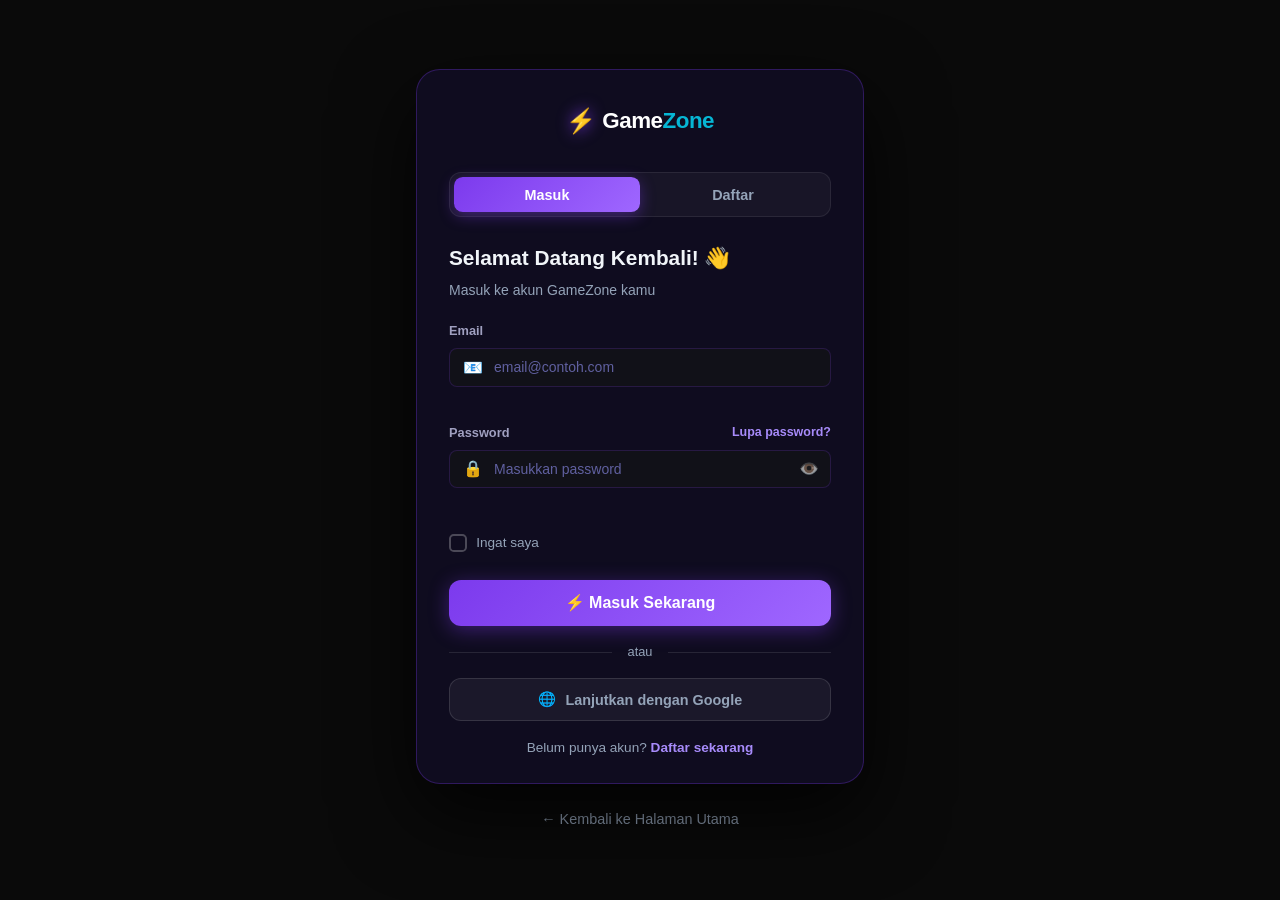
<file: auth.html>
<!DOCTYPE html>
<html lang="id">
<head>
  <meta charset="UTF-8" />
  <meta name="viewport" content="width=device-width, initial-scale=1.0" />
  <title>Masuk / Daftar - GameZone</title>
  <link rel="stylesheet" href="style.css" />
  <link rel="stylesheet" href="auth.css" />
  <style>
    body {
      background: #0a0a0a;
      display: flex;
      align-items: center;
      justify-content: center;
      min-height: 100vh;
      margin: 0;
      font-family: 'Inter', sans-serif;
    }
    .auth-page-wrap {
      width: 100%;
      max-width: 480px;
      padding: 1rem;
    }
    .auth-modal {
      transform: none !important;
      position: relative;
    }
    .auth-close-btn {
      display: none; /* Hide close button on standalone page */
    }
    .back-home {
      display: block;
      text-align: center;
      margin-top: 1.5rem;
      color: #94a3b8;
      text-decoration: none;
      font-size: 0.9rem;
      transition: color 0.2s;
    }
    .back-home:hover {
      color: #f1f5f9;
    }
  </style>
</head>
<body>

  <div class="auth-page-wrap">
    <div class="auth-modal" id="auth-modal">
      
      <!-- Brand logo -->
      <div class="auth-brand" style="margin-bottom: 2rem;">
        <span class="logo-icon">⚡</span>
        <span class="logo-text" style="color: #fff;">Game<span style="color: #06b6d4;">Zone</span></span>
      </div>

      <!-- Tabs -->
      <div class="auth-tabs">
        <button class="auth-tab active" id="tab-login" data-tab="login">Masuk</button>
        <button class="auth-tab" id="tab-register" data-tab="register">Daftar</button>
      </div>

      <!-- LOGIN FORM -->
      <div class="auth-form-wrap" id="auth-login-wrap">
        <h2 class="auth-title">Selamat Datang Kembali! 👋</h2>
        <p class="auth-subtitle">Masuk ke akun GameZone kamu</p>

        <form class="auth-form" id="auth-login-form" novalidate>
          <div class="form-group">
            <label class="form-label" for="login-email">Email</label>
            <div class="auth-input-wrap">
              <span class="auth-input-icon">📧</span>
              <input type="email" id="login-email" class="form-input auth-input"
                placeholder="email@contoh.com" autocomplete="email" />
            </div>
            <span class="form-error" id="login-err-email"></span>
          </div>

          <div class="form-group">
            <label class="form-label" for="login-password">
              Password
              <a href="#" class="forgot-link" id="forgot-link">Lupa password?</a>
            </label>
            <div class="auth-input-wrap">
              <span class="auth-input-icon">🔒</span>
              <input type="password" id="login-password" class="form-input auth-input"
                placeholder="Masukkan password" autocomplete="current-password" />
              <button type="button" class="toggle-pw" id="toggle-login-pw" tabindex="-1">👁️</button>
            </div>
            <span class="form-error" id="login-err-pw"></span>
          </div>

          <div class="auth-remember" style="margin-top: 0.5rem; margin-bottom: 0.5rem;">
            <label class="auth-check-label">
              <input type="checkbox" id="remember-me" class="auth-checkbox" />
              <span class="auth-checkmark"></span>
              Ingat saya
            </label>
          </div>

          <span class="form-error auth-form-error" id="login-err-general"></span>

          <button type="submit" class="auth-submit-btn" id="btn-login-submit">
            <span class="auth-btn-spinner hidden" id="login-spinner"></span>
            <span id="login-btn-text">⚡ Masuk Sekarang</span>
          </button>
        </form>

        <div class="auth-divider"><span>atau</span></div>

        <button class="auth-social-btn" id="btn-google-login">
          <span>🌐</span> Lanjutkan dengan Google
        </button>

        <p class="auth-switch-text">
          Belum punya akun? <button type="button" class="auth-switch-link" id="switch-to-register">Daftar sekarang</button>
        </p>
      </div>

      <!-- REGISTER FORM -->
      <div class="auth-form-wrap hidden" id="auth-register-wrap">
        <h2 class="auth-title">Buat Akun Baru 🎉</h2>
        <p class="auth-subtitle">Bergabung dan nikmati ribuan produk gaming</p>

        <form class="auth-form" id="auth-register-form" novalidate>
          <div style="display: grid; grid-template-columns: 1fr 1fr; gap: 0.85rem;">
            <div class="form-group">
              <label class="form-label" for="reg-name">Nama Lengkap <span style="color:#ef4444;">*</span></label>
              <div class="auth-input-wrap">
                <span class="auth-input-icon">👤</span>
                <input type="text" id="reg-name" class="form-input auth-input"
                  placeholder="Nama kamu" autocomplete="name" />
              </div>
              <span class="form-error" id="reg-err-name"></span>
            </div>
            <div class="form-group">
              <label class="form-label" for="reg-username">Username <span style="color:#ef4444;">*</span></label>
              <div class="auth-input-wrap">
                <span class="auth-input-icon">🎮</span>
                <input type="text" id="reg-username" class="form-input auth-input"
                  placeholder="Username" autocomplete="username" />
              </div>
              <span class="form-error" id="reg-err-username"></span>
            </div>
          </div>

          <div class="form-group">
            <label class="form-label" for="reg-email">Email <span style="color:#ef4444;">*</span></label>
            <div class="auth-input-wrap">
              <span class="auth-input-icon">📧</span>
              <input type="email" id="reg-email" class="form-input auth-input"
                placeholder="email@contoh.com" autocomplete="email" />
            </div>
            <span class="form-error" id="reg-err-email"></span>
          </div>

          <div style="display: grid; grid-template-columns: 1fr 1fr; gap: 0.85rem;">
            <div class="form-group">
              <label class="form-label" for="reg-password">Password <span style="color:#ef4444;">*</span></label>
              <div class="auth-input-wrap">
                <span class="auth-input-icon">🔒</span>
                <input type="password" id="reg-password" class="form-input auth-input"
                  placeholder="Min 8 karakter" autocomplete="new-password" />
                <button type="button" class="toggle-pw" id="toggle-reg-pw" tabindex="-1">👁️</button>
              </div>
              <span class="form-error" id="reg-err-pw"></span>
            </div>
            <div class="form-group">
              <label class="form-label" for="reg-confirm">Konfirmasi <span style="color:#ef4444;">*</span></label>
              <div class="auth-input-wrap">
                <span class="auth-input-icon">🔒</span>
                <input type="password" id="reg-confirm" class="form-input auth-input"
                  placeholder="Ulangi password" autocomplete="new-password" />
                <button type="button" class="toggle-pw" id="toggle-reg-confirm" tabindex="-1">👁️</button>
              </div>
              <span class="form-error" id="reg-err-confirm"></span>
            </div>
          </div>

          <!-- Password strength -->
          <div class="pw-strength-wrap" id="pw-strength-wrap">
            <div class="pw-strength-bar">
              <div class="pw-strength-fill" id="pw-strength-fill"></div>
            </div>
            <span class="pw-strength-label" id="pw-strength-label">Kekuatan password</span>
          </div>

          <div class="auth-remember" style="margin-top: 0.5rem; margin-bottom: 0.5rem;">
            <label class="auth-check-label">
              <input type="checkbox" id="agree-tos" class="auth-checkbox" />
              <span class="auth-checkmark"></span>
              Saya setuju dengan <a href="#" class="auth-link">Syarat &amp; Ketentuan</a>
            </label>
          </div>

          <span class="form-error auth-form-error" id="reg-err-general"></span>

          <button type="submit" class="auth-submit-btn" id="btn-register-submit">
            <span class="auth-btn-spinner hidden" id="register-spinner"></span>
            <span id="register-btn-text">🎉 Buat Akun Gratis</span>
          </button>
        </form>

        <div class="auth-divider"><span>atau</span></div>

        <button class="auth-social-btn" id="btn-google-register">
          <span>🌐</span> Daftar dengan Google
        </button>

        <p class="auth-switch-text">
          Sudah punya akun? <button type="button" class="auth-switch-link" id="switch-to-login">Masuk di sini</button>
        </p>
      </div>
    </div>
    
    <a href="index.html" class="back-home">← Kembali ke Halaman Utama</a>
  </div>

  <div id="toast" class="toast"></div>

  <script src="auth.js"></script>
</body>
</html>
</file>
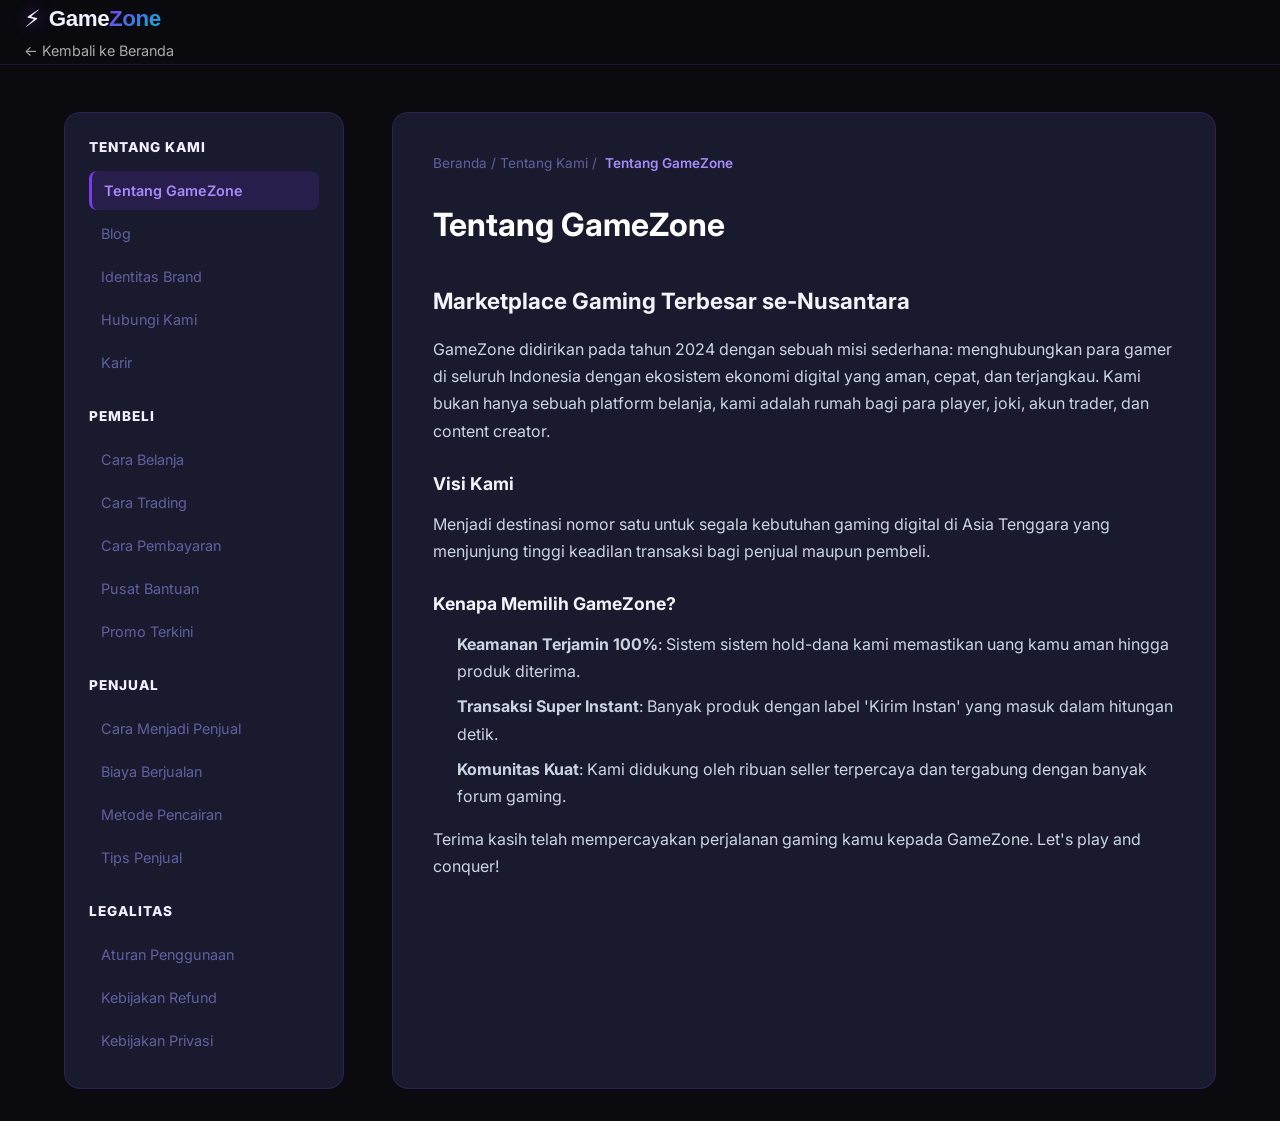
<file: page.html>
<!DOCTYPE html>
<html lang="id">
<head>
  <meta charset="UTF-8" />
  <meta name="viewport" content="width=device-width, initial-scale=1.0" />
  <title>Pusat Informasi - GameZone</title>
  <link href="https://fonts.googleapis.com/css2?family=Inter:wght@300;400;500;600;700;800;900&display=swap" rel="stylesheet" />
  <link rel="stylesheet" href="style.css" />
  <link rel="stylesheet" href="footer.css" />
  <style>
    body { padding-top: 80px; } /* Space for navbar */
    
    .page-container {
      max-width: 1200px;
      margin: 2rem auto;
      padding: 0 1.5rem;
      display: grid;
      grid-template-columns: 280px 1fr;
      gap: 3rem;
      min-height: 60vh;
    }
    
    .page-sidebar {
      background: var(--bg-card);
      border: 1px solid var(--border);
      border-radius: 1rem;
      padding: 1.5rem;
      height: fit-content;
      position: sticky;
      top: 100px;
    }
    
    .sidebar-section { margin-bottom: 1.5rem; }
    .sidebar-section:last-child { margin-bottom: 0; }
    
    .sidebar-title {
      font-size: 0.85rem;
      color: var(--text-primary);
      text-transform: uppercase;
      letter-spacing: 1px;
      font-weight: 800;
      margin-bottom: 0.75rem;
    }
    
    .sidebar-list { list-style: none; padding: 0; margin: 0; }
    .sidebar-list li { margin-bottom: 0.25rem; }
    
    .sidebar-link {
      display: block;
      padding: 0.5rem 0.75rem;
      border-radius: 0.5rem;
      color: var(--text-muted);
      text-decoration: none;
      font-size: 0.9rem;
      transition: all 0.2s;
    }
    
    .sidebar-link:hover {
      background: rgba(255,255,255,0.05);
      color: var(--text-primary);
    }
    
    .sidebar-link.active {
      background: rgba(124,58,237,0.15);
      color: var(--primary-light);
      font-weight: 600;
      border-left: 3px solid var(--primary);
    }
    
    .page-content-wrapper {
      background: var(--bg-card);
      border: 1px solid var(--border);
      border-radius: 1rem;
      padding: 2.5rem;
    }

    .breadcrumbs {
      display: flex;
      align-items: center;
      gap: 0.5rem;
      font-size: 0.85rem;
      color: var(--text-muted);
      margin-bottom: 1.5rem;
    }
    
    .breadcrumbs span { color: var(--primary-light); font-weight: 600; }

    .page-content-wrapper h1 { font-size: 2rem; margin-bottom: 2rem; color: #fff; }
    
    .page-body { color: #cbd5e1; line-height: 1.7; font-size: 1rem; }
    .page-body h2 { color: #f1f5f9; margin: 2rem 0 1rem; font-size: 1.4rem; }
    .page-body h3 { color: #f1f5f9; margin: 1.5rem 0 0.75rem; font-size: 1.1rem; }
    .page-body p { margin-bottom: 1rem; }
    .page-body ul, .page-body ol { margin: 0 0 1rem 1.5rem; padding: 0; }
    .page-body li { margin-bottom: 0.5rem; }
    .page-body a { color: var(--primary-light); text-decoration: none; }
    .page-body a:hover { text-decoration: underline; }

    /* 404 block */
    .not-found { text-align: center; padding: 3rem 0; }
    .not-found h2 { font-size: 3rem; margin-bottom: 1rem; color: var(--text-muted); }

    @media (max-width: 900px) {
      .page-container { grid-template-columns: 1fr; gap: 1.5rem; }
      .page-sidebar { position: static; display: none; /* Hide on mobile to save space, but a real app would turn it into a dropdown */ }
      .page-content-wrapper { padding: 1.5rem; }
    }
  </style>
</head>
<body>

  <!-- NAVBAR SIMPLIFIED -->
  <header class="navbar">
    <div class="container nav-container">
      <a href="index.html" class="logo" style="text-decoration:none;">
        <span class="logo-icon">⚡</span>
        <span class="logo-text">Game<span class="logo-accent">Zone</span></span>
      </a>
      <a href="index.html" style="color:#aaa; text-decoration:none; font-size:0.9rem;">← Kembali ke Beranda</a>
    </div>
  </header>

  <!-- MAIN CONTENT -->
  <main class="page-container">
    <aside class="page-sidebar">
      
      <div class="sidebar-section">
        <h4 class="sidebar-title">Tentang Kami</h4>
        <ul class="sidebar-list">
          <li><a href="page.html?id=tentang-kami" class="sidebar-link" data-id="tentang-kami">Tentang GameZone</a></li>
          <li><a href="page.html?id=blog" class="sidebar-link" data-id="blog">Blog</a></li>
          <li><a href="page.html?id=identitas-brand" class="sidebar-link" data-id="identitas-brand">Identitas Brand</a></li>
          <li><a href="page.html?id=hubungi-kami" class="sidebar-link" data-id="hubungi-kami">Hubungi Kami</a></li>
          <li><a href="page.html?id=karir" class="sidebar-link" data-id="karir">Karir</a></li>
        </ul>
      </div>

      <div class="sidebar-section">
        <h4 class="sidebar-title">Pembeli</h4>
        <ul class="sidebar-list">
          <li><a href="page.html?id=cara-belanja" class="sidebar-link" data-id="cara-belanja">Cara Belanja</a></li>
          <li><a href="page.html?id=cara-trading" class="sidebar-link" data-id="cara-trading">Cara Trading</a></li>
          <li><a href="page.html?id=cara-pembayaran" class="sidebar-link" data-id="cara-pembayaran">Cara Pembayaran</a></li>
          <li><a href="page.html?id=pusat-bantuan" class="sidebar-link" data-id="pusat-bantuan">Pusat Bantuan</a></li>
          <li><a href="page.html?id=promo-terkini" class="sidebar-link" data-id="promo-terkini">Promo Terkini</a></li>
        </ul>
      </div>

      <div class="sidebar-section">
        <h4 class="sidebar-title">Penjual</h4>
        <ul class="sidebar-list">
          <li><a href="page.html?id=cara-menjadi-penjual" class="sidebar-link" data-id="cara-menjadi-penjual">Cara Menjadi Penjual</a></li>
          <li><a href="page.html?id=biaya-berjualan" class="sidebar-link" data-id="biaya-berjualan">Biaya Berjualan</a></li>
          <li><a href="page.html?id=metode-pencairan" class="sidebar-link" data-id="metode-pencairan">Metode Pencairan</a></li>
          <li><a href="page.html?id=tips-penjual" class="sidebar-link" data-id="tips-penjual">Tips Penjual</a></li>
        </ul>
      </div>

      <div class="sidebar-section">
        <h4 class="sidebar-title">Legalitas</h4>
        <ul class="sidebar-list">
          <li><a href="page.html?id=aturan-penggunaan" class="sidebar-link" data-id="aturan-penggunaan">Aturan Penggunaan</a></li>
          <li><a href="page.html?id=kebijakan-refund" class="sidebar-link" data-id="kebijakan-refund">Kebijakan Refund</a></li>
          <li><a href="page.html?id=kebijakan-privasi" class="sidebar-link" data-id="kebijakan-privasi">Kebijakan Privasi</a></li>
        </ul>
      </div>

    </aside>

    <section class="page-content-wrapper">
      <div id="page-render-area">
        <!-- JS fills this -->
      </div>
    </section>
  </main>

  <script src="pages.js"></script>
  <script>
    document.addEventListener('DOMContentLoaded', () => {
      const urlParams = new URLSearchParams(window.location.search);
      const pageId = urlParams.get('id') || 'tentang-kami'; // default
      
      const contentData = pageContents[pageId];
      const renderArea = document.getElementById('page-render-area');
      
      // Update sidebar active state
      document.querySelectorAll('.sidebar-link').forEach(link => {
        if(link.getAttribute('data-id') === pageId) {
          link.classList.add('active');
        } else {
          link.classList.remove('active');
        }
      });

      if(contentData) {
        document.title = contentData.title + ' - GameZone';
        renderArea.innerHTML = `
          <div class="breadcrumbs">
            Beranda / ${contentData.breadcrumbs[0]} / <span>${contentData.breadcrumbs[1]}</span>
          </div>
          <h1>${contentData.title}</h1>
          <div class="page-body">
            ${contentData.content}
          </div>
        `;
      } else {
        document.title = 'Halaman Tidak Ditemukan - GameZone';
        renderArea.innerHTML = `
          <div class="not-found">
            <h2>404</h2>
            <p>Halaman yang Anda cari tidak ditemukan atau sedang dalam perbaikan.</p>
            <a href="index.html" style="display:inline-block; margin-top:1rem; color:var(--primary-light);">Kembali ke Beranda</a>
          </div>
        `;
      }
    });
  </script>
</body>
</html>
</file>
<file: style.css>
/* ===========================
   GAMEZONE - Premium Gaming Marketplace
   =========================== */

/* --- CSS Variables & Base --- */
:root {
  --primary: #7c3aed;
  --primary-light: #a78bfa;
  --primary-dark: #5b21b6;
  --accent: #06b6d4;
  --accent-light: #67e8f9;
  --secondary: #f97316;
  --success: #10b981;
  --danger: #ef4444;
  --warning: #f59e0b;

  --bg-base: #0a0a0f;
  --bg-surface: #111118;
  --bg-card: #1a1a2e;
  --bg-card-hover: #1f1f3a;
  --bg-glass: rgba(26, 26, 46, 0.8);

  --text-primary: #f0f0ff;
  --text-secondary: #a0a0c0;
  --text-muted: #6060a0;

  --border: rgba(124, 58, 237, 0.2);
  --border-hover: rgba(124, 58, 237, 0.5);

  --gradient-primary: linear-gradient(135deg, #7c3aed 0%, #06b6d4 100%);
  --gradient-card: linear-gradient(135deg, rgba(124, 58, 237, 0.1) 0%, rgba(6, 182, 212, 0.05) 100%);
  --gradient-hero: linear-gradient(135deg, #0a0a0f 0%, #1a0a2e 50%, #0a1a2e 100%);

  --shadow-sm: 0 2px 8px rgba(124, 58, 237, 0.1);
  --shadow-md: 0 4px 24px rgba(124, 58, 237, 0.2);
  --shadow-lg: 0 8px 48px rgba(124, 58, 237, 0.3);
  --shadow-glow: 0 0 30px rgba(124, 58, 237, 0.4);

  --radius-sm: 8px;
  --radius-md: 12px;
  --radius-lg: 20px;
  --radius-xl: 28px;

  --transition: all 0.3s cubic-bezier(0.4, 0, 0.2, 1);
  --transition-fast: all 0.15s ease;
  --transition-slow: all 0.5s cubic-bezier(0.4, 0, 0.2, 1);
}

/* --- Reset & Base --- */
*, *::before, *::after {
  margin: 0;
  padding: 0;
  box-sizing: border-box;
}

html {
  scroll-behavior: smooth;
  overflow-x: hidden;
}

body {
  font-family: 'Inter', 'Outfit', system-ui, sans-serif;
  background: var(--bg-base);
  color: var(--text-primary);
  line-height: 1.6;
  overflow-x: hidden;
  min-height: 100vh;
}

a {
  text-decoration: none;
  color: inherit;
  transition: var(--transition);
}

button {
  cursor: pointer;
  border: none;
  font-family: inherit;
  transition: var(--transition);
}

ul {
  list-style: none;
}

img {
  display: block;
  max-width: 100%;
}

.container {
  max-width: 1280px;
  margin: 0 auto;
  padding: 0 1.5rem;
}

/* ===========================
   PARTICLES BACKGROUND
   =========================== */
.particles-container {
  position: fixed;
  top: 0;
  left: 0;
  width: 100%;
  height: 100%;
  z-index: 0;
  pointer-events: none;
  overflow: hidden;
}

.particle {
  position: absolute;
  border-radius: 50%;
  animation: float-particle linear infinite;
  opacity: 0.4;
}

@keyframes float-particle {
  0% { transform: translateY(100vh) rotate(0deg); opacity: 0; }
  10% { opacity: 0.4; }
  90% { opacity: 0.4; }
  100% { transform: translateY(-100px) rotate(720deg); opacity: 0; }
}

/* ===========================
   NAVBAR
   =========================== */
.navbar {
  position: fixed;
  top: 0;
  left: 0;
  right: 0;
  z-index: 1000;
  background: rgba(10, 10, 15, 0.85);
  backdrop-filter: blur(20px);
  -webkit-backdrop-filter: blur(20px);
  border-bottom: 1px solid var(--border);
  transition: var(--transition);
}

.navbar.scrolled {
  background: rgba(10, 10, 15, 0.98);
  box-shadow: var(--shadow-md);
}

.nav-inner {
  max-width: 1280px;
  margin: 0 auto;
  padding: 0 1.5rem;
  height: 70px;
  display: flex;
  align-items: center;
  gap: 1.5rem;
}

/* Logo */
.logo {
  display: flex;
  align-items: center;
  gap: 0.5rem;
  text-decoration: none;
  flex-shrink: 0;
}

.logo-icon {
  font-size: 1.5rem;
  filter: drop-shadow(0 0 8px var(--primary));
}

.logo-text {
  font-family: 'Outfit', sans-serif;
  font-size: 1.4rem;
  font-weight: 800;
  color: var(--text-primary);
  letter-spacing: -0.5px;
}

.logo-accent {
  background: var(--gradient-primary);
  -webkit-background-clip: text;
  -webkit-text-fill-color: transparent;
  background-clip: text;
}

/* Nav Links */
.nav-links {
  display: flex;
  align-items: center;
  gap: 0.25rem;
  flex-shrink: 0;
}

.nav-link {
  padding: 0.5rem 0.875rem;
  color: var(--text-secondary);
  font-size: 0.875rem;
  font-weight: 500;
  border-radius: var(--radius-sm);
  white-space: nowrap;
}

.nav-link:hover {
  color: var(--text-primary);
  background: rgba(124, 58, 237, 0.12);
}

/* Search */
.nav-search {
  flex: 1;
  max-width: 360px;
}

.search-box {
  display: flex;
  align-items: center;
  background: var(--bg-card);
  border: 1px solid var(--border);
  border-radius: 50px;
  padding: 0.5rem 1rem;
  gap: 0.5rem;
  transition: var(--transition);
}

.search-box:focus-within {
  border-color: var(--primary);
  box-shadow: 0 0 0 3px rgba(124, 58, 237, 0.15);
}

.search-icon {
  font-size: 0.875rem;
  opacity: 0.6;
}

.search-input {
  background: none;
  border: none;
  outline: none;
  color: var(--text-primary);
  font-size: 0.875rem;
  font-family: inherit;
  width: 100%;
}

.search-input::placeholder {
  color: var(--text-muted);
}

/* Nav Actions */
.nav-actions {
  display: flex;
  align-items: center;
  gap: 0.75rem;
  flex-shrink: 0;
  margin-left: auto;
}

.btn-cart {
  position: relative;
  background: var(--bg-card);
  border: 1px solid var(--border);
  color: var(--text-primary);
  width: 40px;
  height: 40px;
  border-radius: 50%;
  display: flex;
  align-items: center;
  justify-content: center;
  font-size: 1rem;
}

.btn-cart:hover {
  border-color: var(--primary);
  background: rgba(124, 58, 237, 0.12);
  box-shadow: var(--shadow-sm);
}

.cart-badge {
  position: absolute;
  top: -4px;
  right: -4px;
  background: var(--primary);
  color: white;
  font-size: 0.65rem;
  font-weight: 700;
  width: 18px;
  height: 18px;
  border-radius: 50%;
  display: flex;
  align-items: center;
  justify-content: center;
  border: 2px solid var(--bg-base);
}

.btn-login {
  background: transparent;
  border: 1px solid var(--border);
  color: var(--text-secondary);
  padding: 0.5rem 1rem;
  border-radius: var(--radius-sm);
  font-size: 0.875rem;
  font-weight: 500;
}

.btn-login:hover {
  border-color: var(--primary-light);
  color: var(--primary-light);
}

.btn-register {
  background: var(--gradient-primary);
  color: white;
  padding: 0.5rem 1rem;
  border-radius: var(--radius-sm);
  font-size: 0.875rem;
  font-weight: 600;
  box-shadow: var(--shadow-sm);
}

.btn-register:hover {
  opacity: 0.9;
  transform: translateY(-1px);
  box-shadow: var(--shadow-md);
}

/* Hamburger */
.hamburger {
  display: none;
  flex-direction: column;
  gap: 5px;
  background: none;
  padding: 4px;
  border-radius: var(--radius-sm);
}

.hamburger span {
  display: block;
  width: 22px;
  height: 2px;
  background: var(--text-secondary);
  border-radius: 2px;
  transition: var(--transition);
}

/* Mobile Nav */
.mobile-nav {
  display: none;
  position: fixed;
  top: 70px;
  left: 0;
  right: 0;
  background: rgba(10, 10, 15, 0.98);
  backdrop-filter: blur(20px);
  border-bottom: 1px solid var(--border);
  z-index: 999;
  flex-direction: column;
  padding: 1rem;
  gap: 0.25rem;
  transform: translateY(-100%);
  transition: var(--transition);
}

.mobile-nav.open {
  transform: translateY(0);
}

.mobile-nav-link {
  padding: 0.75rem 1rem;
  border-radius: var(--radius-sm);
  color: var(--text-secondary);
  font-weight: 500;
}

.mobile-nav-link:hover {
  background: rgba(124, 58, 237, 0.12);
  color: var(--text-primary);
}

/* ===========================
   HERO SECTION
   =========================== */
.hero {
  position: relative;
  min-height: 100vh;
  display: flex;
  flex-direction: column;
  align-items: center;
  justify-content: center;
  padding: 120px 1.5rem 80px;
  overflow: hidden;
  z-index: 1;
}

.hero-bg-gradient {
  position: absolute;
  inset: 0;
  background: 
    radial-gradient(ellipse 80% 60% at 50% 0%, rgba(124, 58, 237, 0.25) 0%, transparent 70%),
    radial-gradient(ellipse 60% 40% at 20% 80%, rgba(6, 182, 212, 0.15) 0%, transparent 60%),
    radial-gradient(ellipse 50% 50% at 80% 60%, rgba(249, 115, 22, 0.08) 0%, transparent 50%),
    var(--bg-base);
  z-index: -1;
}

.hero-content {
  max-width: 860px;
  text-align: center;
  z-index: 1;
}

.hero-badge {
  display: inline-flex;
  align-items: center;
  gap: 0.5rem;
  background: rgba(124, 58, 237, 0.15);
  border: 1px solid rgba(124, 58, 237, 0.3);
  color: var(--primary-light);
  padding: 0.4rem 1rem;
  border-radius: 50px;
  font-size: 0.875rem;
  font-weight: 500;
  margin-bottom: 1.5rem;
  animation: fade-in-down 0.6s ease both;
}

.hero-title {
  font-family: 'Outfit', sans-serif;
  font-size: clamp(2.4rem, 6vw, 4.5rem);
  font-weight: 900;
  line-height: 1.1;
  letter-spacing: -1.5px;
  margin-bottom: 1.25rem;
  animation: fade-in-up 0.6s ease 0.1s both;
}

.hero-title-gradient {
  background: var(--gradient-primary);
  -webkit-background-clip: text;
  -webkit-text-fill-color: transparent;
  background-clip: text;
}

.hero-desc {
  font-size: clamp(1rem, 2vw, 1.175rem);
  color: var(--text-secondary);
  max-width: 580px;
  margin: 0 auto 2rem;
  line-height: 1.7;
  animation: fade-in-up 0.6s ease 0.2s both;
}

.hero-search {
  display: flex;
  gap: 0.75rem;
  max-width: 560px;
  margin: 0 auto 1.5rem;
  animation: fade-in-up 0.6s ease 0.3s both;
}

.hero-search-input {
  flex: 1;
  background: var(--bg-card);
  border: 1px solid var(--border);
  border-radius: 50px;
  padding: 0.875rem 1.5rem;
  color: var(--text-primary);
  font-size: 1rem;
  font-family: inherit;
  outline: none;
  transition: var(--transition);
}

.hero-search-input:focus {
  border-color: var(--primary);
  box-shadow: 0 0 0 3px rgba(124, 58, 237, 0.2);
}

.hero-search-input::placeholder {
  color: var(--text-muted);
}

.hero-search-btn {
  background: var(--gradient-primary);
  color: white;
  padding: 0.875rem 1.75rem;
  border-radius: 50px;
  font-size: 0.95rem;
  font-weight: 600;
  white-space: nowrap;
  box-shadow: var(--shadow-md);
}

.hero-search-btn:hover {
  opacity: 0.9;
  transform: scale(1.03);
  box-shadow: var(--shadow-lg);
}

.hero-tags {
  display: flex;
  gap: 0.625rem;
  justify-content: center;
  flex-wrap: wrap;
  animation: fade-in-up 0.6s ease 0.4s both;
}

.hero-tag {
  background: rgba(255, 255, 255, 0.06);
  border: 1px solid rgba(255, 255, 255, 0.1);
  color: var(--text-secondary);
  padding: 0.35rem 0.875rem;
  border-radius: 50px;
  font-size: 0.8rem;
  font-weight: 500;
}

.hero-tag:hover {
  background: rgba(124, 58, 237, 0.2);
  border-color: var(--primary);
  color: var(--primary-light);
  transform: translateY(-2px);
}

/* Hero Stats */
.hero-stats {
  display: flex;
  align-items: center;
  gap: 0;
  background: var(--bg-glass);
  backdrop-filter: blur(20px);
  border: 1px solid var(--border);
  border-radius: var(--radius-xl);
  padding: 1.5rem 2rem;
  margin-top: 3.5rem;
  z-index: 1;
  animation: fade-in-up 0.8s ease 0.5s both;
  width: fit-content;
}

.stat-item {
  text-align: center;
  padding: 0 2rem;
}

.stat-num {
  font-family: 'Outfit', sans-serif;
  font-size: 1.75rem;
  font-weight: 800;
  background: var(--gradient-primary);
  -webkit-background-clip: text;
  -webkit-text-fill-color: transparent;
  background-clip: text;
  line-height: 1.2;
}

.stat-label {
  font-size: 0.75rem;
  color: var(--text-muted);
  margin-top: 0.125rem;
  font-weight: 500;
}

.stat-divider {
  width: 1px;
  height: 40px;
  background: var(--border);
  flex-shrink: 0;
}

/* ===========================
   PROMO SECTION
   =========================== */
.promo-section {
  position: relative;
  z-index: 1;
  padding: 3rem 0;
}

.promo-slider {
  position: relative;
  overflow: hidden;
  border-radius: var(--radius-xl);
}

.promo-slide {
  display: none;
  animation: slide-in 0.5s ease;
}

.promo-slide.active {
  display: block;
}

@keyframes slide-in {
  from { opacity: 0; transform: translateX(20px); }
  to { opacity: 1; transform: translateX(0); }
}

.promo-card {
  display: flex;
  align-items: center;
  justify-content: space-between;
  border-radius: var(--radius-xl);
  padding: 2.5rem 3rem;
  min-height: 220px;
  overflow: hidden;
  position: relative;
}

.promo-ml {
  background: linear-gradient(135deg, #1a1a40 0%, #2d1b69 50%, #1a3060 100%);
  border: 1px solid rgba(124, 58, 237, 0.3);
}

.promo-steam {
  background: linear-gradient(135deg, #0d1a2e 0%, #1a2d4a 50%, #0d2238 100%);
  border: 1px solid rgba(6, 182, 212, 0.3);
}

.promo-ff {
  background: linear-gradient(135deg, #2e1a0d 0%, #4a2d1a 50%, #381a0d 100%);
  border: 1px solid rgba(249, 115, 22, 0.3);
}

.promo-badge {
  display: inline-block;
  background: var(--gradient-primary);
  color: white;
  padding: 0.25rem 0.75rem;
  border-radius: 50px;
  font-size: 0.75rem;
  font-weight: 700;
  margin-bottom: 0.75rem;
  letter-spacing: 0.5px;
}

.promo-content h3 {
  font-family: 'Outfit', sans-serif;
  font-size: 1.75rem;
  font-weight: 800;
  margin-bottom: 0.5rem;
  letter-spacing: -0.5px;
}

.promo-content p {
  color: var(--text-secondary);
  margin-bottom: 1.25rem;
  font-size: 1rem;
}

.promo-btn {
  background: var(--gradient-primary);
  color: white;
  padding: 0.625rem 1.5rem;
  border-radius: 50px;
  font-size: 0.875rem;
  font-weight: 600;
  box-shadow: var(--shadow-md);
}

.promo-btn:hover {
  transform: scale(1.05);
  box-shadow: var(--shadow-lg);
}

.promo-img-area {
  font-size: 6rem;
  opacity: 0.4;
  animation: float 3s ease-in-out infinite;
}

@keyframes float {
  0%, 100% { transform: translateY(0px); }
  50% { transform: translateY(-15px); }
}

.promo-dots {
  display: flex;
  align-items: center;
  justify-content: center;
  gap: 0.5rem;
  margin-top: 1.25rem;
}

.promo-dot {
  width: 8px;
  height: 8px;
  border-radius: 50%;
  background: var(--bg-card);
  border: 1px solid var(--border);
  transition: var(--transition);
}

.promo-dot.active {
  width: 24px;
  border-radius: 4px;
  background: var(--gradient-primary);
  border-color: transparent;
}

/* ===========================
   SECTION HEADERS
   =========================== */
.section-header {
  display: flex;
  align-items: center;
  justify-content: space-between;
  margin-bottom: 1.75rem;
  flex-wrap: wrap;
  gap: 0.75rem;
}

.section-title {
  font-family: 'Outfit', sans-serif;
  font-size: clamp(1.35rem, 3vw, 1.65rem);
  font-weight: 800;
  letter-spacing: -0.5px;
}

.section-subtitle {
  color: var(--text-secondary);
  font-size: 0.95rem;
  flex: 1;
  text-align: center;
}

.see-all {
  color: var(--primary-light);
  font-size: 0.875rem;
  font-weight: 600;
  white-space: nowrap;
}

.see-all:hover {
  color: var(--accent-light);
}

/* ===========================
   CATEGORIES SECTION
   =========================== */
.categories-section {
  position: relative;
  z-index: 1;
  padding: 3rem 0;
}

.categories-section .section-header {
  justify-content: center;
  text-align: center;
  flex-direction: column;
}

.categories-grid {
  display: flex;
  gap: 0.75rem;
  flex-wrap: wrap;
  justify-content: center;
}

.category-card {
  display: flex;
  flex-direction: column;
  align-items: center;
  gap: 0.5rem;
  background: var(--bg-card);
  border: 1px solid var(--border);
  border-radius: var(--radius-lg);
  padding: 1.25rem 1.5rem;
  min-width: 100px;
  cursor: pointer;
  transition: var(--transition);
  position: relative;
  overflow: hidden;
}

.category-card::before {
  content: '';
  position: absolute;
  inset: 0;
  background: var(--gradient-card);
  opacity: 0;
  transition: var(--transition);
}

.category-card:hover,
.category-card.active {
  border-color: var(--primary);
  transform: translateY(-4px);
  box-shadow: var(--shadow-md);
}

.category-card.active {
  background: rgba(124, 58, 237, 0.15);
}

.category-card:hover::before,
.category-card.active::before {
  opacity: 1;
}

.cat-icon {
  font-size: 1.75rem;
  position: relative;
}

.cat-name {
  font-size: 0.8rem;
  font-weight: 600;
  color: var(--text-secondary);
  position: relative;
  white-space: nowrap;
}

.category-card.active .cat-name,
.category-card:hover .cat-name {
  color: var(--primary-light);
}

/* ===========================
   PRODUCTS GRID
   =========================== */
.products-section {
  position: relative;
  z-index: 1;
  padding: 2.5rem 0;
}

.products-grid {
  display: grid;
  grid-template-columns: repeat(auto-fill, minmax(220px, 1fr));
  gap: 1.25rem;
}

/* Product Card */
.product-card {
  background: var(--bg-card);
  border: 1px solid var(--border);
  border-radius: var(--radius-lg);
  overflow: hidden;
  cursor: pointer;
  transition: var(--transition);
  position: relative;
  display: flex;
  flex-direction: column;
}

.product-card::after {
  content: '';
  position: absolute;
  inset: 0;
  border-radius: var(--radius-lg);
  border: 1px solid transparent;
  transition: var(--transition);
  pointer-events: none;
}

.product-card:hover {
  transform: translateY(-6px);
  box-shadow: var(--shadow-lg);
  border-color: var(--primary);
}

.product-card:hover::after {
  border-color: rgba(124, 58, 237, 0.3);
}

.product-img-wrapper {
  position: relative;
  aspect-ratio: 4/3;
  overflow: hidden;
  background: var(--bg-surface);
}

.product-img {
  width: 100%;
  height: 100%;
  object-fit: cover;
  object-position: center top;
  transition: transform 0.4s ease;
  display: block;
}

.product-card:hover .product-img {
  transform: scale(1.08);
}

.product-img-placeholder {
  width: 100%;
  height: 100%;
  display: flex;
  align-items: center;
  justify-content: center;
  font-size: 3.5rem;
  background: var(--gradient-card);
}

.product-badge {
  position: absolute;
  top: 0.625rem;
  left: 0.625rem;
  background: var(--primary);
  color: white;
  font-size: 0.65rem;
  font-weight: 700;
  padding: 0.2rem 0.6rem;
  border-radius: 50px;
  letter-spacing: 0.5px;
  z-index: 1;
}

.product-badge.badge-sale {
  background: var(--danger);
}

.product-badge.badge-new {
  background: var(--success);
}

.product-badge.badge-hot {
  background: var(--secondary);
}

.product-body {
  padding: 1rem;
  display: flex;
  flex-direction: column;
  flex: 1;
}

.product-platform {
  display: flex;
  align-items: center;
  gap: 0.35rem;
  font-size: 0.7rem;
  color: var(--accent);
  font-weight: 600;
  margin-bottom: 0.35rem;
  text-transform: uppercase;
  letter-spacing: 0.5px;
}

.product-name {
  font-size: 0.9rem;
  font-weight: 700;
  color: var(--text-primary);
  margin-bottom: 0.25rem;
  line-height: 1.35;
  display: -webkit-box;
  -webkit-line-clamp: 2;
  line-clamp: 2;
  -webkit-box-orient: vertical;
  overflow: hidden;
}

.product-region {
  font-size: 0.72rem;
  color: var(--text-muted);
  margin-bottom: 0.75rem;
}

.product-price-section {
  display: flex;
  align-items: center;
  gap: 0.5rem;
  margin-top: auto;
  flex-wrap: wrap;
}

.product-price-original {
  font-size: 0.72rem;
  color: var(--text-muted);
  text-decoration: line-through;
}

.product-discount {
  font-size: 0.7rem;
  color: var(--danger);
  font-weight: 700;
  background: rgba(239, 68, 68, 0.1);
  padding: 0.1rem 0.4rem;
  border-radius: 4px;
}

.product-price {
  font-family: 'Outfit', sans-serif;
  font-size: 1.05rem;
  font-weight: 800;
  color: var(--primary-light);
  width: 100%;
}

.product-meta {
  display: flex;
  align-items: center;
  justify-content: space-between;
  margin-top: 0.625rem;
  padding-top: 0.625rem;
  border-top: 1px solid var(--border);
  font-size: 0.72rem;
  color: var(--text-muted);
}

.product-ratings {
  display: flex;
  align-items: center;
  gap: 0.2rem;
}

.product-ratings .star {
  color: var(--warning);
}

.product-sold {
  color: var(--text-muted);
}

.product-actions {
  display: flex;
  gap: 0.5rem;
  padding: 0 1rem 1rem;
}

.btn-add-cart {
  flex: 1;
  background: rgba(124, 58, 237, 0.15);
  border: 1px solid rgba(124, 58, 237, 0.3);
  color: var(--primary-light);
  padding: 0.5rem;
  border-radius: var(--radius-sm);
  font-size: 0.8rem;
  font-weight: 600;
  transition: var(--transition);
}

.btn-add-cart:hover {
  background: var(--primary);
  border-color: var(--primary);
  color: white;
  box-shadow: var(--shadow-sm);
}

.btn-buy-now {
  flex: 1;
  background: var(--gradient-primary);
  color: white;
  padding: 0.5rem;
  border-radius: var(--radius-sm);
  font-size: 0.8rem;
  font-weight: 600;
  box-shadow: var(--shadow-sm);
}

.btn-buy-now:hover {
  opacity: 0.9;
  transform: scale(1.02);
  box-shadow: var(--shadow-md);
}

/* ===========================
   FEATURES SECTION
   =========================== */
.features-section {
  position: relative;
  z-index: 1;
  padding: 5rem 0;
  background: linear-gradient(180deg, transparent 0%, rgba(124, 58, 237, 0.05) 50%, transparent 100%);
}

.features-section .section-header {
  flex-direction: column;
  text-align: center;
}

.features-grid {
  display: grid;
  grid-template-columns: repeat(auto-fill, minmax(280px, 1fr));
  gap: 1.25rem;
  margin-top: 1.5rem;
}

.feature-card {
  background: var(--bg-card);
  border: 1px solid var(--border);
  border-radius: var(--radius-lg);
  padding: 2rem;
  transition: var(--transition);
  position: relative;
  overflow: hidden;
}

.feature-card::before {
  content: '';
  position: absolute;
  top: 0;
  left: 0;
  right: 0;
  height: 2px;
  background: var(--gradient-primary);
  opacity: 0;
  transition: var(--transition);
}

.feature-card:hover {
  border-color: var(--primary);
  transform: translateY(-4px);
  box-shadow: var(--shadow-md);
}

.feature-card:hover::before {
  opacity: 1;
}

.feature-icon {
  font-size: 2.5rem;
  margin-bottom: 1rem;
}

.feature-card h3 {
  font-size: 1.05rem;
  font-weight: 700;
  margin-bottom: 0.5rem;
  color: var(--text-primary);
}

.feature-card p {
  font-size: 0.875rem;
  color: var(--text-secondary);
  line-height: 1.6;
}

/* ===========================
   HOW IT WORKS
   =========================== */
.howto-section {
  position: relative;
  z-index: 1;
  padding: 5rem 0;
}

.howto-section .section-header {
  flex-direction: column;
  text-align: center;
}

.steps-container {
  display: flex;
  align-items: center;
  gap: 1rem;
  margin-top: 1.5rem;
  justify-content: center;
  flex-wrap: wrap;
}

.step-card {
  background: var(--bg-card);
  border: 1px solid var(--border);
  border-radius: var(--radius-lg);
  padding: 2rem 1.5rem;
  text-align: center;
  flex: 1;
  min-width: 220px;
  max-width: 280px;
  position: relative;
  transition: var(--transition);
}

.step-card:hover {
  border-color: var(--primary);
  transform: translateY(-4px);
  box-shadow: var(--shadow-md);
}

.step-number {
  font-family: 'Outfit', sans-serif;
  font-size: 0.7rem;
  font-weight: 800;
  color: var(--primary);
  letter-spacing: 2px;
  margin-bottom: 0.75rem;
}

.step-icon {
  font-size: 2.5rem;
  margin-bottom: 0.875rem;
}

.step-card h3 {
  font-size: 1rem;
  font-weight: 700;
  margin-bottom: 0.5rem;
}

.step-card p {
  font-size: 0.825rem;
  color: var(--text-secondary);
  line-height: 1.6;
}

.step-arrow {
  font-size: 1.5rem;
  color: var(--primary);
  opacity: 0.5;
  flex-shrink: 0;
}

/* ===========================
   TESTIMONIALS
   =========================== */
.testimonials-section {
  position: relative;
  z-index: 1;
  padding: 5rem 0;
  background: linear-gradient(180deg, transparent 0%, rgba(6, 182, 212, 0.05) 50%, transparent 100%);
}

.testimonials-section .section-header {
  flex-direction: column;
  text-align: center;
}

.testimonials-grid {
  display: grid;
  grid-template-columns: repeat(auto-fill, minmax(300px, 1fr));
  gap: 1.25rem;
  margin-top: 1.5rem;
}

.testimonial-card {
  background: var(--bg-card);
  border: 1px solid var(--border);
  border-radius: var(--radius-lg);
  padding: 2rem;
  transition: var(--transition);
}

.testimonial-card:hover {
  border-color: var(--primary);
  transform: translateY(-4px);
  box-shadow: var(--shadow-md);
}

.testi-stars {
  font-size: 1rem;
  margin-bottom: 1rem;
  letter-spacing: 2px;
}

.testi-text {
  font-size: 0.9rem;
  color: var(--text-secondary);
  line-height: 1.7;
  margin-bottom: 1.25rem;
  font-style: italic;
}

.testi-user {
  display: flex;
  align-items: center;
  gap: 0.75rem;
}

.testi-avatar {
  width: 42px;
  height: 42px;
  border-radius: 50%;
  display: flex;
  align-items: center;
  justify-content: center;
  font-weight: 800;
  font-size: 1rem;
  color: white;
  flex-shrink: 0;
}

.testi-name {
  font-weight: 700;
  font-size: 0.9rem;
}

.testi-role {
  font-size: 0.75rem;
  color: var(--text-muted);
}

/* ===========================
   PAYMENT SECTION
   =========================== */
.payment-section {
  position: relative;
  z-index: 1;
  padding: 5rem 0;
}

.payment-section .section-header {
  flex-direction: column;
  text-align: center;
}

.payment-grid {
  display: flex;
  flex-wrap: wrap;
  gap: 1rem;
  justify-content: center;
  margin-top: 1.5rem;
}

.payment-item {
  display: flex;
  align-items: center;
  gap: 0.5rem;
  background: var(--bg-card);
  border: 1px solid var(--border);
  border-radius: var(--radius-md);
  padding: 0.75rem 1.25rem;
  font-size: 0.875rem;
  font-weight: 600;
  color: var(--text-secondary);
  transition: var(--transition);
  cursor: default;
}

.payment-item:hover {
  border-color: var(--primary);
  color: var(--text-primary);
  transform: translateY(-2px);
}

.payment-logo {
  font-size: 1.25rem;
}

/* ===========================
   MODAL
   =========================== */
.modal-overlay {
  position: fixed;
  inset: 0;
  background: rgba(0, 0, 0, 0.8);
  backdrop-filter: blur(8px);
  z-index: 2000;
  display: none;
  align-items: center;
  justify-content: center;
  padding: 1rem;
}

.modal-overlay.open {
  display: flex;
  animation: fade-in 0.2s ease;
}

.modal {
  background: var(--bg-card);
  border: 1px solid var(--border);
  border-radius: var(--radius-xl);
  max-width: 540px;
  width: 100%;
  position: relative;
  max-height: 90vh;
  overflow-y: auto;
  animation: scale-in 0.3s cubic-bezier(0.34, 1.56, 0.64, 1);
}

.modal-close {
  position: absolute;
  top: 1rem;
  right: 1rem;
  background: var(--bg-surface);
  border: 1px solid var(--border);
  color: var(--text-muted);
  width: 32px;
  height: 32px;
  border-radius: 50%;
  display: flex;
  align-items: center;
  justify-content: center;
  font-size: 0.875rem;
  z-index: 10;
}

.modal-close:hover {
  background: var(--danger);
  border-color: var(--danger);
  color: white;
}

.modal-content {
  padding: 2rem;
}

.modal-product-img {
  width: 100%;
  aspect-ratio: 16/9;
  border-radius: var(--radius-md);
  object-fit: cover;
  margin-bottom: 1.5rem;
  background: var(--bg-surface);
}

.modal-product-img-placeholder {
  width: 100%;
  aspect-ratio: 16/9;
  border-radius: var(--radius-md);
  background: var(--gradient-card);
  display: flex;
  align-items: center;
  justify-content: center;
  font-size: 5rem;
  margin-bottom: 1.5rem;
  border: 1px solid var(--border);
}

.modal-platform {
  display: inline-flex;
  align-items: center;
  background: rgba(6, 182, 212, 0.1);
  border: 1px solid rgba(6, 182, 212, 0.2);
  color: var(--accent);
  padding: 0.2rem 0.6rem;
  border-radius: 4px;
  font-size: 0.72rem;
  font-weight: 700;
  text-transform: uppercase;
  letter-spacing: 0.5px;
  margin-bottom: 0.625rem;
}

.modal-name {
  font-family: 'Outfit', sans-serif;
  font-size: 1.4rem;
  font-weight: 800;
  margin-bottom: 0.5rem;
  letter-spacing: -0.5px;
}

.modal-region {
  font-size: 0.8rem;
  color: var(--text-muted);
  margin-bottom: 1.25rem;
}

.modal-price-section {
  display: flex;
  align-items: center;
  gap: 0.75rem;
  margin-bottom: 1.5rem;
  flex-wrap: wrap;
}

.modal-price {
  font-family: 'Outfit', sans-serif;
  font-size: 1.75rem;
  font-weight: 800;
  color: var(--primary-light);
}

.modal-price-original {
  font-size: 1rem;
  color: var(--text-muted);
  text-decoration: line-through;
}

.modal-discount-badge {
  background: rgba(239, 68, 68, 0.1);
  border: 1px solid rgba(239, 68, 68, 0.2);
  color: var(--danger);
  padding: 0.2rem 0.75rem;
  border-radius: 50px;
  font-size: 0.875rem;
  font-weight: 700;
}

.modal-meta {
  display: flex;
  gap: 1.5rem;
  background: var(--bg-surface);
  border-radius: var(--radius-md);
  padding: 1rem;
  margin-bottom: 1.5rem;
  border: 1px solid var(--border);
}

.modal-meta-item {
  display: flex;
  flex-direction: column;
  gap: 0.2rem;
}

.modal-meta-label {
  font-size: 0.7rem;
  color: var(--text-muted);
  text-transform: uppercase;
  letter-spacing: 0.5px;
}

.modal-meta-value {
  font-size: 0.95rem;
  font-weight: 700;
  color: var(--text-primary);
}

.modal-actions {
  display: flex;
  gap: 0.75rem;
}

.modal-btn-cart {
  flex: 1;
  background: rgba(124, 58, 237, 0.15);
  border: 1px solid rgba(124, 58, 237, 0.3);
  color: var(--primary-light);
  padding: 0.875rem;
  border-radius: var(--radius-md);
  font-size: 0.9rem;
  font-weight: 700;
}

.modal-btn-cart:hover {
  background: var(--primary);
  border-color: var(--primary);
  color: white;
  box-shadow: var(--shadow-md);
}

.modal-btn-buy {
  flex: 2;
  background: var(--gradient-primary);
  color: white;
  padding: 0.875rem;
  border-radius: var(--radius-md);
  font-size: 0.9rem;
  font-weight: 700;
  box-shadow: var(--shadow-md);
}

.modal-btn-buy:hover {
  opacity: 0.9;
  transform: scale(1.02);
  box-shadow: var(--shadow-lg);
}

/* ===========================
   CART SIDEBAR
   =========================== */
.cart-overlay {
  position: fixed;
  inset: 0;
  background: rgba(0, 0, 0, 0.5);
  backdrop-filter: blur(4px);
  z-index: 1500;
  display: none;
}

.cart-overlay.open {
  display: block;
  animation: fade-in 0.2s ease;
}

.cart-sidebar {
  position: fixed;
  top: 0;
  right: 0;
  bottom: 0;
  width: min(400px, 100vw);
  background: var(--bg-card);
  border-left: 1px solid var(--border);
  z-index: 1600;
  display: flex;
  flex-direction: column;
  transform: translateX(100%);
  transition: transform 0.35s cubic-bezier(0.4, 0, 0.2, 1);
}

.cart-sidebar.open {
  transform: translateX(0);
}

.cart-header {
  display: flex;
  align-items: center;
  justify-content: space-between;
  padding: 1.25rem 1.5rem;
  border-bottom: 1px solid var(--border);
}

.cart-header h3 {
  font-size: 1rem;
  font-weight: 700;
}

.cart-close {
  background: var(--bg-surface);
  border: 1px solid var(--border);
  color: var(--text-muted);
  width: 30px;
  height: 30px;
  border-radius: 50%;
  display: flex;
  align-items: center;
  justify-content: center;
  font-size: 0.8rem;
}

.cart-close:hover {
  background: var(--danger);
  border-color: var(--danger);
  color: white;
}

.cart-items {
  flex: 1;
  overflow-y: auto;
  padding: 1rem 1.5rem;
  display: flex;
  flex-direction: column;
  gap: 0.75rem;
}

.cart-empty {
  flex: 1;
  display: flex;
  flex-direction: column;
  align-items: center;
  justify-content: center;
  text-align: center;
  color: var(--text-muted);
  padding: 3rem 1rem;
  gap: 0.25rem;
}

.cart-item {
  display: flex;
  gap: 0.75rem;
  background: var(--bg-surface);
  border: 1px solid var(--border);
  border-radius: var(--radius-md);
  padding: 0.875rem;
  animation: slide-in-right 0.3s ease;
}

@keyframes slide-in-right {
  from { opacity: 0; transform: translateX(20px); }
  to { opacity: 1; transform: translateX(0); }
}

.cart-item-icon {
  font-size: 2rem;
  flex-shrink: 0;
  width: 50px;
  height: 50px;
  border-radius: var(--radius-sm);
  background: var(--bg-card);
  display: flex;
  align-items: center;
  justify-content: center;
}

.cart-item-info {
  flex: 1;
  min-width: 0;
}

.cart-item-name {
  font-size: 0.85rem;
  font-weight: 700;
  margin-bottom: 0.2rem;
  white-space: nowrap;
  overflow: hidden;
  text-overflow: ellipsis;
}

.cart-item-platform {
  font-size: 0.7rem;
  color: var(--accent);
}

.cart-item-price {
  font-size: 0.9rem;
  font-weight: 800;
  color: var(--primary-light);
  margin-top: 0.35rem;
}

.cart-item-remove {
  background: none;
  color: var(--text-muted);
  font-size: 1rem;
  padding: 0.25rem;
  flex-shrink: 0;
}

.cart-item-remove:hover {
  color: var(--danger);
}

.cart-footer {
  padding: 1.25rem 1.5rem;
  border-top: 1px solid var(--border);
  display: flex;
  flex-direction: column;
  gap: 1rem;
}

.cart-total {
  display: flex;
  justify-content: space-between;
  align-items: center;
  font-weight: 600;
}

.cart-total-price {
  font-family: 'Outfit', sans-serif;
  font-size: 1.25rem;
  font-weight: 800;
  color: var(--primary-light);
}

.btn-checkout {
  background: var(--gradient-primary);
  color: white;
  padding: 0.875rem;
  border-radius: var(--radius-md);
  font-size: 0.95rem;
  font-weight: 700;
  text-align: center;
  box-shadow: var(--shadow-md);
}

.btn-checkout:hover {
  opacity: 0.9;
  transform: scale(1.02);
  box-shadow: var(--shadow-lg);
}

/* ===========================
   TOAST NOTIFICATION
   =========================== */
.toast {
  position: fixed;
  bottom: 2rem;
  right: 2rem;
  background: var(--bg-card);
  border: 1px solid var(--border);
  border-radius: var(--radius-md);
  padding: 0.875rem 1.25rem;
  font-size: 0.875rem;
  font-weight: 600;
  color: var(--text-primary);
  z-index: 3000;
  max-width: 320px;
  box-shadow: var(--shadow-lg);
  display: none;
  animation: slide-in-right 0.3s ease;
}

.toast.show {
  display: flex;
  align-items: center;
  gap: 0.5rem;
}

.toast.success {
  border-color: rgba(16, 185, 129, 0.4);
  background: rgba(16, 185, 129, 0.1);
}

.toast.error {
  border-color: rgba(239, 68, 68, 0.4);
  background: rgba(239, 68, 68, 0.1);
}

/* ===========================
   ANIMATIONS
   =========================== */
@keyframes fade-in {
  from { opacity: 0; }
  to { opacity: 1; }
}

@keyframes fade-in-up {
  from { opacity: 0; transform: translateY(24px); }
  to { opacity: 1; transform: translateY(0); }
}

@keyframes fade-in-down {
  from { opacity: 0; transform: translateY(-16px); }
  to { opacity: 1; transform: translateY(0); }
}

@keyframes scale-in {
  from { opacity: 0; transform: scale(0.9); }
  to { opacity: 1; transform: scale(1); }
}

/* Scroll animation */
.animate-on-scroll {
  opacity: 0;
  transform: translateY(30px);
  transition: opacity 0.6s ease, transform 0.6s ease;
}

.animate-on-scroll.visible {
  opacity: 1;
  transform: translateY(0);
}

/* ===========================
   SCROLLBAR
   =========================== */
::-webkit-scrollbar {
  width: 6px;
}

::-webkit-scrollbar-track {
  background: var(--bg-base);
}

::-webkit-scrollbar-thumb {
  background: var(--primary);
  border-radius: 3px;
}

::-webkit-scrollbar-thumb:hover {
  background: var(--primary-light);
}

/* ===========================
   RESPONSIVE
   =========================== */
@media (max-width: 1024px) {
  .footer-grid {
    grid-template-columns: 1fr 1fr 1fr;
  }

  .footer-brand {
    grid-column: 1 / -1;
  }

  .nav-search {
    display: none;
  }
}

@media (max-width: 768px) {
  .nav-links {
    display: none;
  }

  .nav-actions .btn-login,
  .nav-actions .btn-register {
    display: none;
  }

  .hamburger {
    display: flex;
  }

  .mobile-nav {
    display: flex;
  }

  .hero {
    padding: 100px 1rem 60px;
  }

  .hero-stats {
    flex-wrap: wrap;
    gap: 0;
    justify-content: center;
  }

  .stat-item {
    padding: 0.75rem 1.25rem;
  }

  .stat-divider {
    display: none;
  }

  .promo-card {
    padding: 1.5rem 1.5rem;
  }

  .promo-content h3 {
    font-size: 1.25rem;
  }

  .footer-grid {
    grid-template-columns: 1fr 1fr;
    gap: 1.5rem;
  }

  .footer-brand {
    grid-column: 1 / -1;
  }

  .steps-container {
    flex-direction: column;
    align-items: stretch;
  }

  .step-arrow {
    transform: rotate(90deg);
    text-align: center;
    display: block;
  }

  .step-card {
    max-width: 100%;
  }
}

@media (max-width: 480px) {
  .products-grid {
    grid-template-columns: repeat(2, 1fr);
    gap: 0.875rem;
  }

  .footer-grid {
    grid-template-columns: 1fr;
  }

  .hero-stats {
    padding: 1rem;
  }

  .stat-num {
    font-size: 1.35rem;
  }
}

/* ===========================
   CHECKOUT MODAL
   =========================== */
.hidden { display: none !important; }

.checkout-overlay {
  position: fixed;
  inset: 0;
  background: rgba(0, 0, 0, 0.85);
  backdrop-filter: blur(12px);
  -webkit-backdrop-filter: blur(12px);
  z-index: 2500;
  display: none;
  align-items: flex-start;
  justify-content: center;
  padding: 1.5rem 1rem;
  overflow-y: auto;
}

.checkout-overlay.open {
  display: flex;
  animation: fade-in 0.25s ease;
}

.checkout-modal {
  background: var(--bg-card);
  border: 1px solid var(--border);
  border-radius: var(--radius-xl);
  width: 100%;
  max-width: 680px;
  position: relative;
  animation: scale-in 0.35s cubic-bezier(0.34, 1.56, 0.64, 1);
  margin: auto;
}

.checkout-close-btn {
  position: absolute;
  top: 1rem;
  right: 1rem;
  background: var(--bg-surface);
  border: 1px solid var(--border);
  color: var(--text-muted);
  width: 32px;
  height: 32px;
  border-radius: 50%;
  font-size: 0.8rem;
  display: flex;
  align-items: center;
  justify-content: center;
  z-index: 10;
  flex-shrink: 0;
}

.checkout-close-btn:hover {
  background: var(--danger);
  border-color: var(--danger);
  color: white;
}

/* --- Step Indicator --- */
.checkout-steps {
  display: flex;
  align-items: center;
  padding: 1.5rem 2rem 0;
  gap: 0;
}

.checkout-step {
  display: flex;
  flex-direction: column;
  align-items: center;
  gap: 0.35rem;
  flex: 1;
  opacity: 0.4;
  transition: var(--transition);
}

.checkout-step.active {
  opacity: 1;
}

.checkout-step.completed {
  opacity: 0.8;
}

.cs-dot {
  width: 34px;
  height: 34px;
  border-radius: 50%;
  background: var(--bg-surface);
  border: 2px solid var(--border);
  display: flex;
  align-items: center;
  justify-content: center;
  font-size: 0.825rem;
  font-weight: 800;
  color: var(--text-muted);
  transition: var(--transition);
}

.checkout-step.active .cs-dot {
  background: var(--gradient-primary);
  border-color: var(--primary);
  color: white;
  box-shadow: 0 0 14px rgba(124, 58, 237, 0.5);
}

.checkout-step.completed .cs-dot {
  background: var(--success);
  border-color: var(--success);
  color: white;
}

.checkout-step span {
  font-size: 0.7rem;
  font-weight: 600;
  color: var(--text-muted);
  text-align: center;
}

.checkout-step.active span {
  color: var(--primary-light);
}

.checkout-step-line {
  flex: 1;
  height: 2px;
  background: var(--border);
  margin-top: -18px;
  max-width: 80px;
  transition: var(--transition);
}

/* --- Step Content --- */
.checkout-step-content {
  padding: 1.75rem 2rem;
}

/* --- Header --- */
.checkout-header {
  margin-bottom: 1.5rem;
}

.checkout-title {
  font-family: 'Outfit', sans-serif;
  font-size: 1.3rem;
  font-weight: 800;
  letter-spacing: -0.5px;
  margin-bottom: 0.25rem;
}

.checkout-subtitle {
  font-size: 0.85rem;
  color: var(--text-muted);
}

/* --- Form --- */
.checkout-form {
  display: flex;
  flex-direction: column;
  gap: 1rem;
}

.form-row {
  display: grid;
  grid-template-columns: 1fr 1fr;
  gap: 1rem;
}

.form-group {
  display: flex;
  flex-direction: column;
  gap: 0.4rem;
}

.form-label {
  font-size: 0.8rem;
  font-weight: 600;
  color: var(--text-secondary);
}

.required {
  color: var(--danger);
}

.form-input {
  background: var(--bg-surface);
  border: 1px solid var(--border);
  border-radius: var(--radius-sm);
  padding: 0.65rem 0.875rem;
  color: var(--text-primary);
  font-size: 0.875rem;
  font-family: inherit;
  outline: none;
  transition: var(--transition);
  width: 100%;
}

.form-input:focus {
  border-color: var(--primary);
  box-shadow: 0 0 0 3px rgba(124, 58, 237, 0.15);
}

.form-input::placeholder {
  color: var(--text-muted);
}

.form-input.error {
  border-color: var(--danger);
  box-shadow: 0 0 0 3px rgba(239, 68, 68, 0.1);
}

.form-textarea {
  min-height: 72px;
  resize: vertical;
}

.form-error {
  font-size: 0.72rem;
  color: var(--danger);
  font-weight: 500;
  min-height: 1rem;
}

/* Prefix input */
.input-prefix-wrap {
  display: flex;
  align-items: stretch;
}

.input-prefix {
  background: var(--bg-card);
  border: 1px solid var(--border);
  border-right: none;
  border-radius: var(--radius-sm) 0 0 var(--radius-sm);
  padding: 0.65rem 0.75rem;
  font-size: 0.8rem;
  color: var(--text-secondary);
  white-space: nowrap;
  display: flex;
  align-items: center;
}

.form-input.with-prefix {
  border-radius: 0 var(--radius-sm) var(--radius-sm) 0;
}

/* --- Coupon --- */
.coupon-section {
  background: var(--bg-surface);
  border: 1px solid var(--border);
  border-radius: var(--radius-md);
  overflow: hidden;
}

.coupon-header {
  display: flex;
  align-items: center;
  justify-content: space-between;
  padding: 0.75rem 1rem;
  cursor: pointer;
  font-size: 0.85rem;
  font-weight: 600;
  color: var(--text-secondary);
  user-select: none;
}

.coupon-header:hover {
  color: var(--primary-light);
}

.coupon-arrow {
  font-size: 0.7rem;
  transition: var(--transition);
}

.coupon-arrow.open {
  transform: rotate(180deg);
}

.coupon-body {
  display: none;
  padding: 0 1rem 0.875rem;
  flex-direction: column;
  gap: 0.5rem;
}

.coupon-body.open {
  display: flex;
}

.coupon-input-row {
  display: flex;
  gap: 0.5rem;
}

.coupon-input {
  flex: 1;
}

.coupon-apply-btn {
  background: var(--gradient-primary);
  color: white;
  padding: 0.65rem 1rem;
  border-radius: var(--radius-sm);
  font-size: 0.8rem;
  font-weight: 700;
  white-space: nowrap;
  flex-shrink: 0;
}

.coupon-apply-btn:hover {
  opacity: 0.9;
}

.coupon-msg {
  font-size: 0.77rem;
  font-weight: 600;
}

.coupon-msg.success { color: var(--success); }
.coupon-msg.error { color: var(--danger); }

/* --- Mini Summary --- */
.mini-summary {
  background: rgba(124, 58, 237, 0.06);
  border: 1px solid rgba(124, 58, 237, 0.2);
  border-radius: var(--radius-md);
  padding: 1rem;
}

.mini-summary-title {
  font-size: 0.75rem;
  font-weight: 700;
  color: var(--text-muted);
  text-transform: uppercase;
  letter-spacing: 0.5px;
  margin-bottom: 0.75rem;
}

.mini-summary-items {
  display: flex;
  flex-direction: column;
  gap: 0.5rem;
  margin-bottom: 0.75rem;
}

.mini-item {
  display: flex;
  align-items: center;
  gap: 0.625rem;
  font-size: 0.82rem;
}

.mini-item-emoji {
  font-size: 1.25rem;
  flex-shrink: 0;
}

.mini-item-name {
  flex: 1;
  color: var(--text-secondary);
  font-size: 0.82rem;
  overflow: hidden;
  text-overflow: ellipsis;
  white-space: nowrap;
}

.mini-item-price {
  color: var(--primary-light);
  font-weight: 700;
  font-size: 0.82rem;
  white-space: nowrap;
}

.mini-total {
  display: flex;
  justify-content: space-between;
  align-items: center;
  border-top: 1px solid var(--border);
  padding-top: 0.625rem;
  font-weight: 800;
}

.mini-total-label {
  font-size: 0.82rem;
  color: var(--text-secondary);
}

.mini-total-price {
  font-family: 'Outfit', sans-serif;
  font-size: 1rem;
  color: var(--primary-light);
}

/* --- Checkout Footer --- */
.checkout-footer {
  display: flex;
  gap: 0.75rem;
  align-items: center;
  margin-top: 1.5rem;
  padding-top: 1.25rem;
  border-top: 1px solid var(--border);
}

.co-btn-back {
  background: var(--bg-surface);
  border: 1px solid var(--border);
  color: var(--text-secondary);
  padding: 0.75rem 1.25rem;
  border-radius: var(--radius-md);
  font-size: 0.875rem;
  font-weight: 600;
}

.co-btn-back:hover {
  border-color: var(--primary);
  color: var(--primary-light);
}

.co-btn-next {
  flex: 1;
  background: var(--gradient-primary);
  color: white;
  padding: 0.75rem 1.5rem;
  border-radius: var(--radius-md);
  font-size: 0.9rem;
  font-weight: 700;
  box-shadow: var(--shadow-md);
  text-align: center;
}

.co-btn-next:hover {
  opacity: 0.9;
  transform: scale(1.02);
  box-shadow: var(--shadow-lg);
}

.co-btn-pay {
  flex: 1;
  background: linear-gradient(135deg, #10b981, #059669);
  color: white;
  padding: 0.875rem 1.5rem;
  border-radius: var(--radius-md);
  font-size: 0.95rem;
  font-weight: 800;
  box-shadow: 0 4px 20px rgba(16, 185, 129, 0.3);
  display: flex;
  align-items: center;
  justify-content: center;
  gap: 0.5rem;
}

.co-btn-pay:hover {
  opacity: 0.9;
  transform: scale(1.02);
  box-shadow: 0 8px 30px rgba(16, 185, 129, 0.4);
}

.co-btn-pay:disabled {
  opacity: 0.6;
  cursor: not-allowed;
  transform: none;
}

/* Pay spinner */
.pay-spinner {
  width: 18px;
  height: 18px;
  border: 2px solid rgba(255,255,255,0.3);
  border-top-color: white;
  border-radius: 50%;
  animation: spin 0.7s linear infinite;
  flex-shrink: 0;
}

@keyframes spin {
  to { transform: rotate(360deg); }
}

/* --- Payment Methods --- */
.payment-methods-grid {
  display: flex;
  flex-direction: column;
  gap: 1.25rem;
}

.pm-group {
  display: flex;
  flex-direction: column;
  gap: 0.625rem;
}

.pm-group-label {
  font-size: 0.75rem;
  font-weight: 700;
  color: var(--text-muted);
  text-transform: uppercase;
  letter-spacing: 0.75px;
}

.pm-options {
  display: grid;
  grid-template-columns: repeat(auto-fill, minmax(240px, 1fr));
  gap: 0.625rem;
}

.pm-option {
  display: flex;
  align-items: center;
  gap: 0.875rem;
  background: var(--bg-surface);
  border: 1.5px solid var(--border);
  border-radius: var(--radius-md);
  padding: 0.875rem 1rem;
  cursor: pointer;
  transition: var(--transition);
  position: relative;
}

.pm-option:hover {
  border-color: var(--primary);
  background: rgba(124, 58, 237, 0.05);
}

.pm-radio {
  position: absolute;
  opacity: 0;
  pointer-events: none;
}

.pm-option:has(.pm-radio:checked) {
  border-color: var(--primary);
  background: rgba(124, 58, 237, 0.1);
  box-shadow: 0 0 0 1px var(--primary);
}

.pm-icon {
  font-size: 1.5rem;
  flex-shrink: 0;
}

.pm-info {
  flex: 1;
  min-width: 0;
}

.pm-name {
  font-size: 0.875rem;
  font-weight: 700;
  color: var(--text-primary);
}

.pm-desc {
  font-size: 0.72rem;
  color: var(--text-muted);
  margin-top: 0.1rem;
}

.pm-check {
  width: 20px;
  height: 20px;
  border-radius: 50%;
  border: 2px solid var(--border);
  display: flex;
  align-items: center;
  justify-content: center;
  font-size: 0.65rem;
  color: transparent;
  transition: var(--transition);
  flex-shrink: 0;
}

.pm-option:has(.pm-radio:checked) .pm-check {
  background: var(--primary);
  border-color: var(--primary);
  color: white;
}

/* --- Confirmation --- */
.confirm-grid {
  display: flex;
  flex-direction: column;
  gap: 1rem;
}

.confirm-section {
  background: var(--bg-surface);
  border: 1px solid var(--border);
  border-radius: var(--radius-md);
  overflow: hidden;
}

.confirm-section-title {
  font-size: 0.75rem;
  font-weight: 700;
  color: var(--text-muted);
  text-transform: uppercase;
  letter-spacing: 0.5px;
  padding: 0.75rem 1rem;
  border-bottom: 1px solid var(--border);
  background: rgba(124, 58, 237, 0.04);
}

.confirm-items,
.confirm-info,
.confirm-payment {
  padding: 0.875rem 1rem;
  display: flex;
  flex-direction: column;
  gap: 0.5rem;
}

.confirm-item-row {
  display: flex;
  align-items: center;
  gap: 0.75rem;
}

.confirm-item-emoji {
  font-size: 1.4rem;
  flex-shrink: 0;
}

.confirm-item-details {
  flex: 1;
  min-width: 0;
}

.confirm-item-name {
  font-size: 0.85rem;
  font-weight: 700;
  overflow: hidden;
  text-overflow: ellipsis;
  white-space: nowrap;
}

.confirm-item-platform {
  font-size: 0.7rem;
  color: var(--accent);
}

.confirm-item-price {
  font-family: 'Outfit', sans-serif;
  font-size: 0.9rem;
  font-weight: 800;
  color: var(--primary-light);
  white-space: nowrap;
}

.confirm-info-row {
  display: flex;
  gap: 0.5rem;
  font-size: 0.82rem;
}

.confirm-info-label {
  color: var(--text-muted);
  min-width: 90px;
  flex-shrink: 0;
  font-size: 0.78rem;
}

.confirm-info-value {
  color: var(--text-primary);
  font-weight: 600;
  word-break: break-all;
}

.confirm-payment-selected {
  display: flex;
  align-items: center;
  gap: 0.75rem;
  font-size: 0.875rem;
  font-weight: 700;
  padding: 0.5rem 0;
}

/* Price breakdown */
.price-breakdown .price-rows {
  padding: 0.875rem 1rem;
  display: flex;
  flex-direction: column;
  gap: 0.5rem;
}

.price-row {
  display: flex;
  justify-content: space-between;
  align-items: center;
  font-size: 0.85rem;
}

.price-row-label {
  color: var(--text-secondary);
}

.price-row-value {
  font-weight: 600;
  color: var(--text-primary);
}

.price-row.discount .price-row-value {
  color: var(--success);
}

.price-row.total {
  border-top: 1px solid var(--border);
  padding-top: 0.5rem;
  margin-top: 0.25rem;
  font-size: 1rem;
  font-weight: 800;
}

.price-row.total .price-row-label {
  color: var(--text-primary);
  font-family: 'Outfit', sans-serif;
}

.price-row.total .price-row-value {
  font-family: 'Outfit', sans-serif;
  font-size: 1.1rem;
  color: var(--primary-light);
}

/* --- Success Screen --- */
.success-screen {
  display: flex;
  flex-direction: column;
  align-items: center;
  text-align: center;
  padding: 2rem 1.5rem;
  gap: 1rem;
}

.success-animation {
  position: relative;
  width: 90px;
  height: 90px;
  margin-bottom: 0.5rem;
}

.success-ring {
  position: absolute;
  inset: 0;
  border-radius: 50%;
  border: 3px solid var(--success);
  animation: success-ring 0.6s cubic-bezier(0.4, 0, 0.2, 1) forwards;
  box-shadow: 0 0 30px rgba(16, 185, 129, 0.4);
}

@keyframes success-ring {
  0% { transform: scale(0.5); opacity: 0; }
  60% { transform: scale(1.1); opacity: 1; }
  100% { transform: scale(1); opacity: 1; }
}

.success-check {
  position: absolute;
  inset: 0;
  display: flex;
  align-items: center;
  justify-content: center;
  font-size: 2rem;
  color: var(--success);
  animation: success-check 0.4s ease 0.3s both;
}

@keyframes success-check {
  0% { transform: scale(0); opacity: 0; }
  70% { transform: scale(1.2); }
  100% { transform: scale(1); opacity: 1; }
}

.success-title {
  font-family: 'Outfit', sans-serif;
  font-size: 1.5rem;
  font-weight: 800;
  letter-spacing: -0.5px;
}

.success-desc {
  font-size: 0.875rem;
  color: var(--text-secondary);
  max-width: 420px;
  line-height: 1.6;
}

.success-order-id {
  background: var(--bg-surface);
  border: 1px solid var(--border);
  border-radius: var(--radius-md);
  padding: 0.625rem 1.25rem;
  font-size: 0.8rem;
  color: var(--text-muted);
  font-family: monospace;
  letter-spacing: 0.5px;
}

.success-items {
  display: flex;
  flex-direction: column;
  gap: 0.5rem;
  width: 100%;
  max-width: 400px;
  background: rgba(16, 185, 129, 0.06);
  border: 1px solid rgba(16, 185, 129, 0.2);
  border-radius: var(--radius-md);
  padding: 0.875rem 1rem;
}

.success-item {
  display: flex;
  align-items: center;
  gap: 0.625rem;
  font-size: 0.82rem;
}

.success-item-emoji {
  font-size: 1.25rem;
}

.success-item-name {
  flex: 1;
  text-align: left;
  color: var(--text-secondary);
  overflow: hidden;
  text-overflow: ellipsis;
  white-space: nowrap;
}

.success-item-price {
  color: var(--success);
  font-weight: 700;
  white-space: nowrap;
}

.success-actions {
  width: 100%;
  max-width: 300px;
}

/* --- Responsive Checkout --- */
@media (max-width: 600px) {
  .checkout-modal {
    border-radius: var(--radius-lg);
  }

  .checkout-step-content {
    padding: 1.25rem 1rem;
  }

  .checkout-steps {
    padding: 1.25rem 1rem 0;
  }

  .form-row {
    grid-template-columns: 1fr;
  }

  .pm-options {
    grid-template-columns: 1fr;
  }

  .checkout-footer {
    flex-direction: column;
  }

  .co-btn-back {
    width: 100%;
  }
}

/* ================================================
   AUTH SYSTEM � Navbar User + Login/Register Modal
   ================================================ */

/* Nav guest/user toggle */
.nav-guest { display: flex; align-items: center; gap: 0.5rem; }
.nav-user  { position: relative; display: flex; align-items: center; }
.nav-user.hidden { display: none; }
/* ================================================
   AUTH SYSTEM — Navbar User + Login/Register Modal
   ================================================ */

/* ── User Avatar Button ── */
.user-avatar-btn {
  display: flex; align-items: center; gap: 0.5rem;
  background: rgba(124,58,237,0.15);
  border: 1px solid rgba(124,58,237,0.4);
  border-radius: 2rem;
  padding: 0.35rem 0.9rem 0.35rem 0.35rem;
  cursor: pointer; transition: all 0.2s;
  color: var(--text-primary);
}
.user-avatar-btn:hover { background: rgba(124,58,237,0.3); border-color: var(--primary); }

.user-avatar {
  width: 2rem; height: 2rem; border-radius: 50%;
  background: linear-gradient(135deg, var(--primary), var(--accent));
  display: flex; align-items: center; justify-content: center;
  font-weight: 700; font-size: 0.85rem; color: #fff;
  flex-shrink: 0;
}
.user-name-short { font-size: 0.85rem; font-weight: 600; }
.user-arrow { font-size: 0.7rem; opacity: 0.7; transition: transform 0.2s; }
.nav-user.open .user-arrow { transform: rotate(180deg); }

/* ── User Dropdown ── */
.user-dropdown {
  position: absolute; top: calc(100% + 0.75rem); right: 0;
  width: 240px;
  background: rgba(15,12,31,0.97);
  border: 1px solid rgba(124,58,237,0.3);
  border-radius: 1rem;
  backdrop-filter: blur(20px);
  box-shadow: 0 20px 60px rgba(0,0,0,0.6);
  overflow: hidden;
  opacity: 0; visibility: hidden; transform: translateY(-8px);
  transition: all 0.25s cubic-bezier(0.4,0,0.2,1);
  z-index: 200;
}
.nav-user.open .user-dropdown { opacity: 1; visibility: visible; transform: translateY(0); }

.user-dropdown-header {
  display: flex; align-items: center; gap: 0.75rem;
  padding: 1rem 1.25rem;
  background: linear-gradient(135deg, rgba(124,58,237,0.15), rgba(6,182,212,0.08));
}
.udh-avatar {
  width: 2.5rem; height: 2.5rem; border-radius: 50%;
  background: linear-gradient(135deg, var(--primary), var(--accent));
  display: flex; align-items: center; justify-content: center;
  font-weight: 700; font-size: 1rem; color: #fff; flex-shrink: 0;
}
.udh-name { font-weight: 700; font-size: 0.9rem; color: var(--text-primary); }
.udh-email { font-size: 0.75rem; color: var(--text-muted); margin-top: 0.1rem; }

.user-dropdown-divider { height: 1px; background: rgba(255,255,255,0.07); margin: 0.25rem 0; }

.user-dropdown-item {
  display: flex; align-items: center; gap: 0.75rem;
  padding: 0.75rem 1.25rem;
  color: var(--text-secondary); font-size: 0.875rem; text-decoration: none;
  transition: all 0.15s;
}
.user-dropdown-item:hover { background: rgba(124,58,237,0.12); color: var(--text-primary); }
.user-dropdown-item span { font-size: 1rem; }
.logout-item { color: #f87171; }
.logout-item:hover { background: rgba(239,68,68,0.1); color: #f87171; }

/* ── Auth Modal Overlay ── */
.auth-overlay {
  position: fixed; inset: 0; z-index: 1100;
  background: rgba(0,0,0,0.75);
  backdrop-filter: blur(8px);
  display: flex; align-items: center; justify-content: center;
  padding: 1rem;
  opacity: 0; visibility: hidden; transition: all 0.3s;
}
.auth-overlay.open { opacity: 1; visibility: visible; }

.auth-modal {
  position: relative;
  width: 100%; max-width: 500px;
  background: rgba(15,12,31,0.98);
  border: 1px solid rgba(124,58,237,0.25);
  border-radius: 1.5rem;
  padding: 2rem 2rem 1.5rem;
  box-shadow: 0 30px 80px rgba(0,0,0,0.7), 0 0 80px rgba(124,58,237,0.08);
  max-height: 92vh; overflow-y: auto;
  transform: scale(0.95) translateY(20px);
  transition: transform 0.35s cubic-bezier(0.34,1.56,0.64,1);
}
.auth-overlay.open .auth-modal { transform: scale(1) translateY(0); }

.auth-close-btn {
  position: absolute; top: 1.25rem; right: 1.25rem;
  background: rgba(255,255,255,0.08); border: none;
  width: 2rem; height: 2rem; border-radius: 50%;
  color: var(--text-muted); cursor: pointer; font-size: 0.9rem;
  display: flex; align-items: center; justify-content: center;
  transition: all 0.2s;
}
.auth-close-btn:hover { background: rgba(239,68,68,0.2); color: #f87171; }

.auth-brand {
  display: flex; align-items: center; gap: 0.4rem;
  justify-content: center; margin-bottom: 1.25rem;
  font-family: var(--font-display); font-size: 1.4rem; font-weight: 800;
}
.auth-brand .logo-icon { font-size: 1.5rem; }

/* ── Tabs ── */
.auth-tabs {
  display: flex;
  background: rgba(255,255,255,0.04);
  border: 1px solid rgba(255,255,255,0.08);
  border-radius: 0.75rem;
  padding: 0.25rem;
  margin-bottom: 1.5rem;
}
.auth-tab {
  flex: 1; padding: 0.6rem;
  background: transparent; border: none;
  border-radius: 0.55rem;
  color: var(--text-muted); font-size: 0.9rem; font-weight: 600;
  cursor: pointer; transition: all 0.25s;
}
.auth-tab.active {
  background: linear-gradient(135deg, var(--primary), #9f67ff);
  color: #fff;
  box-shadow: 0 4px 15px rgba(124,58,237,0.4);
}

/* ── Form content ── */
.auth-form-wrap { animation: slideUp 0.3s ease; }
.auth-form-wrap.hidden { display: none; }

.auth-title { font-size: 1.3rem; font-weight: 800; color: var(--text-primary); margin-bottom: 0.25rem; }
.auth-subtitle { font-size: 0.875rem; color: var(--text-muted); margin-bottom: 1.25rem; }

.auth-form { display: flex; flex-direction: column; gap: 0.85rem; }

/* ── Input with icon ── */
.auth-input-wrap {
  position: relative; display: flex; align-items: center;
}
.auth-input-icon {
  position: absolute; left: 0.9rem;
  font-size: 1rem; pointer-events: none; z-index: 1;
}
.auth-input { padding-left: 2.75rem !important; }
.toggle-pw {
  position: absolute; right: 0.75rem;
  background: none; border: none;
  cursor: pointer; font-size: 1rem; opacity: 0.6;
  transition: opacity 0.2s; padding: 0;
}
.toggle-pw:hover { opacity: 1; }

/* ── Forgot password link ── */
.forgot-link {
  float: right; font-size: 0.78rem;
  color: var(--primary-light); text-decoration: none;
}
.forgot-link:hover { text-decoration: underline; }

/* ── Remember / Checkbox ── */
.auth-remember { display: flex; align-items: center; }
.auth-check-label {
  display: flex; align-items: center; gap: 0.6rem;
  font-size: 0.85rem; color: var(--text-secondary); cursor: pointer;
}
.auth-checkbox { display: none; }
.auth-checkmark {
  width: 1.1rem; height: 1.1rem; flex-shrink: 0;
  border: 2px solid rgba(255,255,255,0.25);
  border-radius: 0.3rem;
  display: flex; align-items: center; justify-content: center;
  transition: all 0.2s;
}
.auth-checkbox:checked + .auth-checkmark {
  background: var(--primary);
  border-color: var(--primary);
}
.auth-checkbox:checked + .auth-checkmark::after {
  content: '✓'; font-size: 0.75rem; color: #fff; font-weight: 700;
}
.auth-link { color: var(--primary-light); text-decoration: none; }
.auth-link:hover { text-decoration: underline; }

/* ── Password Strength bar ── */
.pw-strength-wrap { display: flex; align-items: center; gap: 0.75rem; }
.pw-strength-bar {
  flex: 1; height: 4px;
  background: rgba(255,255,255,0.1);
  border-radius: 999px; overflow: hidden;
}
.pw-strength-fill {
  height: 100%; border-radius: 999px;
  width: 0%; transition: width 0.4s, background 0.4s;
}
.pw-strength-label { font-size: 0.75rem; color: var(--text-muted); white-space: nowrap; }

/* ── Submit Button ── */
.auth-submit-btn {
  width: 100%; padding: 0.85rem;
  background: linear-gradient(135deg, var(--primary), #9f67ff);
  border: none; border-radius: 0.75rem;
  color: #fff; font-size: 1rem; font-weight: 700;
  cursor: pointer; display: flex; align-items: center; justify-content: center; gap: 0.5rem;
  transition: all 0.3s; margin-top: 0.25rem;
  box-shadow: 0 4px 20px rgba(124,58,237,0.4);
}
.auth-submit-btn:hover { transform: translateY(-2px); box-shadow: 0 8px 30px rgba(124,58,237,0.6); }
.auth-submit-btn:active { transform: translateY(0); }
.auth-submit-btn:disabled { opacity: 0.7; cursor: not-allowed; transform: none; }

.auth-btn-spinner {
  width: 1.1rem; height: 1.1rem; border-radius: 50%;
  border: 2px solid rgba(255,255,255,0.3);
  border-top-color: #fff;
  animation: spin 0.7s linear infinite;
}

/* ── Divider ── */
.auth-divider {
  display: flex; align-items: center; gap: 1rem;
  margin: 1rem 0; color: var(--text-muted); font-size: 0.8rem;
}
.auth-divider::before, .auth-divider::after {
  content: ''; flex: 1; height: 1px; background: rgba(255,255,255,0.1);
}

/* ── Social Login ── */
.auth-social-btn {
  width: 100%; padding: 0.75rem;
  background: rgba(255,255,255,0.05);
  border: 1px solid rgba(255,255,255,0.12);
  border-radius: 0.75rem;
  color: var(--text-secondary); font-size: 0.9rem; font-weight: 600;
  cursor: pointer; display: flex; align-items: center; justify-content: center; gap: 0.6rem;
  transition: all 0.2s;
}
.auth-social-btn:hover {
  background: rgba(255,255,255,0.1);
  border-color: rgba(255,255,255,0.25);
  color: var(--text-primary);
}

/* ── Switch link ── */
.auth-switch-text {
  text-align: center; margin-top: 1rem;
  font-size: 0.85rem; color: var(--text-muted);
}
.auth-switch-link {
  background: none; border: none;
  color: var(--primary-light); font-weight: 700;
  cursor: pointer; font-size: inherit;
}
.auth-switch-link:hover { text-decoration: underline; }

.auth-form-error {
  display: block; font-size: 0.85rem; color: #f87171;
  background: rgba(239,68,68,0.1);
  border-radius: 0.5rem; padding: 0.5rem 0.7rem;
  margin-top: 0.25rem;
}
.auth-form-error:empty { display: none; }

@media (max-width: 480px) {
  .auth-modal { padding: 1.5rem 1.25rem; border-radius: 1.25rem; }
  .auth-title { font-size: 1.15rem; }
}

/* ===========================
   PREMIUM PRODUCT CARDS (pc-*)
   =========================== */

/* Reset old card styles to avoid conflicts */
.product-card {
  background: transparent;
  border: none;
  border-radius: 16px;
  overflow: hidden;
  cursor: pointer;
  position: relative;
  display: flex;
  flex-direction: column;
  transition: transform 0.3s cubic-bezier(0.34, 1.56, 0.64, 1), box-shadow 0.3s ease;
  box-shadow: 0 4px 20px rgba(0,0,0,0.3);
}

.product-card:hover {
  transform: translateY(-8px);
  box-shadow: 0 20px 40px rgba(0,0,0,0.5);
  border: none;
}

/* Image / Icon Area */
.pc-img-area {
  position: relative;
  height: 140px;
  display: flex;
  align-items: center;
  justify-content: center;
  overflow: hidden;
  flex-shrink: 0;
}

.pc-emoji {
  font-size: 4rem;
  filter: drop-shadow(0 8px 16px rgba(0,0,0,0.35));
  transition: transform 0.4s cubic-bezier(0.34, 1.56, 0.64, 1);
  z-index: 1;
}

.product-card:hover .pc-emoji {
  transform: scale(1.2) translateY(-4px);
}

/* Hover overlay */
.pc-hover-overlay {
  position: absolute;
  inset: 0;
  background: rgba(0, 0, 0, 0.55);
  display: flex;
  align-items: center;
  justify-content: center;
  opacity: 0;
  transition: opacity 0.3s ease;
  backdrop-filter: blur(2px);
}

.product-card:hover .pc-hover-overlay {
  opacity: 1;
}

.pc-quick-action {
  color: #fff;
  font-weight: 700;
  font-size: 0.85rem;
  background: rgba(255,255,255,0.15);
  border: 1px solid rgba(255,255,255,0.25);
  padding: 0.5rem 1rem;
  border-radius: 50px;
  backdrop-filter: blur(4px);
  letter-spacing: 0.3px;
}

/* Badges */
.pc-badges {
  position: absolute;
  top: 10px;
  left: 10px;
  display: flex;
  flex-direction: column;
  gap: 4px;
  z-index: 2;
}

.pc-badge {
  font-size: 0.6rem;
  font-weight: 800;
  padding: 2px 8px;
  border-radius: 50px;
  letter-spacing: 0.5px;
  text-transform: uppercase;
  line-height: 1.6;
}

.pc-badge--label {
  background: rgba(255,255,255,0.2);
  color: #fff;
  border: 1px solid rgba(255,255,255,0.3);
  backdrop-filter: blur(4px);
}

.pc-badge--sale {
  background: #ef4444;
  color: #fff;
  box-shadow: 0 2px 8px rgba(239,68,68,0.5);
}

/* Card Body */
.pc-body {
  background: #1a1c28;
  padding: 0.9rem 1rem 0.8rem;
  flex: 1;
  display: flex;
  flex-direction: column;
  gap: 0.35rem;
  border-top: 1px solid rgba(255,255,255,0.04);
  transition: background 0.3s;
}

.product-card:hover .pc-body {
  background: #1e2032;
}

/* Platform pill */
.pc-platform {
  display: flex;
  align-items: center;
  gap: 0.3rem;
  font-size: 0.68rem;
  font-weight: 700;
  color: #06b6d4;
  text-transform: uppercase;
  letter-spacing: 0.6px;
}

.pc-platform-icon { font-size: 0.8rem; }

/* Product Name */
.pc-name {
  font-size: 0.88rem;
  font-weight: 700;
  color: #e2e8f0;
  line-height: 1.35;
  display: -webkit-box;
  -webkit-line-clamp: 2;
  line-clamp: 2;
  -webkit-box-orient: vertical;
  overflow: hidden;
  min-height: 2.4em;
}

/* Rating / Sold Meta */
.pc-meta {
  display: flex;
  align-items: center;
  justify-content: space-between;
  font-size: 0.7rem;
  color: #64748b;
  margin-top: 0.2rem;
}

.pc-rating { color: #f59e0b; font-weight: 600; }
.pc-sold { color: #475569; }

/* Price + Buy Button Row */
.pc-footer {
  display: flex;
  align-items: flex-end;
  justify-content: space-between;
  margin-top: 0.5rem;
  padding-top: 0.6rem;
  border-top: 1px solid rgba(255,255,255,0.06);
  gap: 0.5rem;
}

.pc-price-block {
  display: flex;
  flex-direction: column;
  gap: 1px;
  min-width: 0;
}

.pc-price-label {
  font-size: 0.62rem;
  color: #64748b;
  font-weight: 500;
}

.pc-price-row {
  display: flex;
  align-items: baseline;
  gap: 0.35rem;
  flex-wrap: wrap;
}

.pc-original-price {
  font-size: 0.7rem;
  color: #475569;
  text-decoration: line-through;
}

.pc-price {
  font-family: 'Outfit', sans-serif;
  font-size: 1rem;
  font-weight: 800;
  color: #7c3aed;
  background: linear-gradient(135deg, #a78bfa, #38bdf8);
  -webkit-background-clip: text;
  -webkit-text-fill-color: transparent;
  background-clip: text;
  white-space: nowrap;
}

/* Quick Buy Button */
.pc-buy-btn {
  width: 34px;
  height: 34px;
  min-width: 34px;
  border-radius: 50%;
  background: linear-gradient(135deg, #7c3aed, #06b6d4);
  border: none;
  color: #fff;
  font-size: 0.9rem;
  display: flex;
  align-items: center;
  justify-content: center;
  cursor: pointer;
  transition: transform 0.2s ease, box-shadow 0.2s ease;
  box-shadow: 0 4px 12px rgba(124, 58, 237, 0.4);
  flex-shrink: 0;
}

.pc-buy-btn:hover {
  transform: scale(1.15) rotate(-5deg);
  box-shadow: 0 6px 20px rgba(124, 58, 237, 0.6);
}

/* Responsive grid */
@media (max-width: 640px) {
  .products-grid {
    grid-template-columns: repeat(2, 1fr);
    gap: 0.75rem;
  }
  .pc-img-area { height: 110px; }
  .pc-emoji { font-size: 3rem; }
  .pc-name { font-size: 0.8rem; }
  .pc-price { font-size: 0.88rem; }
  .pc-buy-btn { width: 28px; height: 28px; min-width: 28px; font-size: 0.75rem; }
}

/* ===========================
   NAVBAR SCROLL EFFECT
   =========================== */
.navbar.scrolled {
  background: rgba(10, 11, 18, 0.9) !important;
  backdrop-filter: blur(16px) !important;
  -webkit-backdrop-filter: blur(16px) !important;
  box-shadow: 0 4px 30px rgba(0,0,0,0.4);
  border-bottom: 1px solid rgba(255,255,255,0.06);
}

/* ===========================
   HAMBURGER MENU
   =========================== */
.hamburger {
  display: none;
  flex-direction: column;
  gap: 5px;
  background: none;
  border: none;
  padding: 4px;
  cursor: pointer;
  z-index: 1001;
}

.hamburger span {
  display: block;
  width: 26px;
  height: 2px;
  background: #e2e8f0;
  border-radius: 2px;
  transition: all 0.35s cubic-bezier(0.4, 0, 0.2, 1);
}

.hamburger.active span:nth-child(1) {
  transform: translateY(7px) rotate(45deg);
}
.hamburger.active span:nth-child(2) {
  opacity: 0;
  transform: scaleX(0);
}
.hamburger.active span:nth-child(3) {
  transform: translateY(-7px) rotate(-45deg);
}

.mobile-nav {
  position: fixed;
  top: 0;
  right: -100%;
  width: min(80vw, 300px);
  height: 100dvh;
  background: #0e0f1a;
  border-left: 1px solid rgba(255,255,255,0.06);
  z-index: 999;
  padding: 5rem 2rem 2rem;
  display: flex;
  flex-direction: column;
  gap: 1rem;
  transition: right 0.4s cubic-bezier(0.4, 0, 0.2, 1);
  box-shadow: -16px 0 48px rgba(0,0,0,0.6);
}

.mobile-nav.show {
  right: 0;
}

.mobile-nav-link {
  font-size: 1.1rem;
  font-weight: 600;
  color: #e2e8f0;
  padding: 0.75rem 0;
  border-bottom: 1px solid rgba(255,255,255,0.07);
  transition: color 0.2s, padding-left 0.2s;
}

.mobile-nav-link:hover {
  color: #a78bfa;
  padding-left: 0.5rem;
}

@media (max-width: 900px) {
  .hamburger { display: flex; }
  .nav-links, .nav-search { display: none !important; }
}

/* ===========================
   CHECKOUT STEP FIX
   =========================== */
.checkout-step {
  display: flex;
  flex-direction: column;
  align-items: center;
  gap: 0.35rem;
  font-size: 0.7rem;
  color: #475569;
  transition: color 0.3s;
}

.checkout-step.active {
  color: #a78bfa;
}

.cs-dot {
  width: 32px;
  height: 32px;
  border-radius: 50%;
  border: 2px solid #2d2f3e;
  display: flex;
  align-items: center;
  justify-content: center;
  font-weight: 700;
  font-size: 0.8rem;
  color: #475569;
  background: #1a1c28;
  transition: all 0.3s;
}

.checkout-step.active .cs-dot {
  background: linear-gradient(135deg, #7c3aed, #06b6d4);
  border-color: transparent;
  color: #fff;
  box-shadow: 0 0 16px rgba(124,58,237,0.5);
}

.checkout-step-line {
  flex: 1;
  height: 2px;
  background: rgba(255,255,255,0.08);
  margin: 0 0.5rem;
  align-self: flex-start;
  margin-top: 16px;
}

/* ===========================
   SOCIAL LINK SVG ICONS
   =========================== */
.social-link {
  width: 36px;
  height: 36px;
  display: inline-flex;
  align-items: center;
  justify-content: center;
  border-radius: 50%;
  background: rgba(255,255,255,0.05);
  border: 1px solid rgba(255,255,255,0.08);
  transition: all 0.25s;
}

.social-link:hover {
  background: rgba(124, 58, 237, 0.2);
  border-color: rgba(124, 58, 237, 0.4);
  transform: translateY(-3px);
}

.social-link svg {
  width: 16px;
  height: 16px;
  stroke: #94a3b8;
  transition: stroke 0.2s;
}

.social-link:hover svg {
  stroke: #a78bfa;
}

/* ===========================
   PRODUCTS GRID UPGRADE
   =========================== */
.products-grid {
  grid-template-columns: repeat(auto-fill, minmax(200px, 1fr)) !important;
  gap: 1rem !important;
}

@media (min-width: 1200px) {
  .products-grid {
    grid-template-columns: repeat(auto-fill, minmax(215px, 1fr)) !important;
  }
}
</file>
<file: footer.css>
/* ===========================
   FOOTER (GameZone)
   =========================== */
.footer {
  position: relative;
  z-index: 1;
  background: var(--bg-surface, #0f0c1f);
  border-top: 1px solid var(--border, rgba(255,255,255,0.08));
  padding: 4rem 0 2rem;
  margin-top: 3rem;
  font-family: inherit;
}

.footer .container {
  width: 100%;
  max-width: 1200px;
  margin: 0 auto;
  padding: 0 1.5rem;
}

.footer-grid {
  display: grid;
  grid-template-columns: 1.5fr 1fr 1fr 1fr 1.2fr;
  gap: 2rem;
  margin-bottom: 3rem;
}

.footer-brand .logo {
  display: flex;
  align-items: center;
  gap: 0.5rem;
  font-size: 1.5rem;
  font-weight: 800;
  color: #fff;
}

.footer-brand .logo-icon {
  color: #f97316;
}

.footer-brand .logo-accent {
  color: #06b6d4;
}

.footer-brand-desc {
  font-size: 0.875rem;
  color: var(--text-muted, #94a3b8);
  line-height: 1.6;
  margin: 1rem 0 1.5rem;
}

.social-links {
  display: flex;
  gap: 0.5rem;
}

.social-link {
  width: 36px;
  height: 36px;
  border-radius: 50%;
  background: var(--bg-card, rgba(255,255,255,0.03));
  border: 1px solid var(--border, rgba(255,255,255,0.08));
  display: flex;
  align-items: center;
  justify-content: center;
  font-size: 1rem;
  transition: all 0.2s ease;
  color: inherit;
  text-decoration: none;
}

.social-link:hover {
  border-color: var(--primary, #7c3aed);
  background: rgba(124, 58, 237, 0.15);
  transform: translateY(-2px);
}

.footer-col h4 {
  font-size: 0.875rem;
  font-weight: 700;
  color: var(--text-primary, #f1f5f9);
  margin-bottom: 1rem;
  text-transform: uppercase;
  letter-spacing: 0.75px;
}

.footer-col ul {
  display: flex;
  flex-direction: column;
  gap: 0.5rem;
  list-style: none;
  padding: 0;
  margin: 0;
}

.footer-col a {
  font-size: 0.85rem;
  color: var(--text-muted, #94a3b8);
  transition: all 0.2s ease;
  text-decoration: none;
}

.footer-col a:hover {
  color: var(--primary-light, #a78bfa);
  padding-left: 4px;
}

.app-badges {
  display: flex;
  flex-direction: column;
  gap: 0.5rem;
  margin-top: 0.75rem;
}

.app-badge {
  background: var(--bg-card, rgba(255,255,255,0.03));
  border: 1px solid var(--border, rgba(255,255,255,0.08));
  color: var(--text-secondary, #cbd5e1);
  padding: 0.5rem 1rem;
  border-radius: 0.5rem;
  font-size: 0.8rem;
  font-weight: 600;
  text-align: left;
  cursor: pointer;
  transition: all 0.2s ease;
}

.app-badge:hover {
  border-color: var(--primary, #7c3aed);
  color: var(--primary-light, #a78bfa);
}

.footer-bottom {
  border-top: 1px solid var(--border, rgba(255,255,255,0.08));
  padding-top: 2rem;
  display: flex;
  flex-direction: column;
  align-items: center;
  gap: 0.25rem;
  text-align: center;
}

.footer-bottom p {
  font-size: 0.8rem;
  color: var(--text-muted, #94a3b8);
  margin: 0;
}

/* ===========================
   RESPONSIF FOOTER
   =========================== */
@media (max-width: 1024px) {
  .footer-grid {
    grid-template-columns: 1fr 1fr 1fr;
  }
  .footer-brand {
    grid-column: 1 / -1; /* Full width for the brand section */
    max-width: 500px;
  }
}

@media (max-width: 768px) {
  .footer-grid {
    grid-template-columns: 1fr 1fr;
    gap: 1.5rem;
  }
}

@media (max-width: 480px) {
  .footer-grid {
    grid-template-columns: 1fr;
  }
}
</file>
<file: ik-modal.css>
/* ================================================
   ITEMKU-STYLE OVERHAUL MODAL
   ================================================ */

.ik-modal {
  width: 100% !important;
  max-width: 1100px !important;
  padding: 0 !important;
  background: var(--bg-surface, #0f0c1f) !important;
  border-radius: 1.25rem !important;
  overflow: hidden !important;
  display: flex !important;
  flex-direction: column !important;
  max-height: 90vh !important;
}

.ik-modal-header {
  padding: 1.25rem 1.5rem;
  border-bottom: 1px solid var(--border, rgba(255,255,255,0.08));
  display: flex;
  align-items: center;
  gap: 1rem;
  background: rgba(255,255,255,0.02);
}

.ik-modal-header .ik-bc {
  color: var(--text-muted);
  font-size: 0.85rem;
}

.ik-modal-header .ik-bc span {
  color: #fff;
  font-weight: 600;
}

.ik-modal-content {
  display: flex;
  overflow-y: auto;
}

.ik-left {
  flex: 1.5;
  padding: 2rem;
  border-right: 1px solid var(--border);
}

.ik-right {
  flex: 1;
  padding: 2rem;
  background: rgba(255,255,255,0.01);
  min-width: 350px;
}

/* -- LEFT PANEL -- */
.ik-product-hero {
  display: flex;
  gap: 1.5rem;
  margin-bottom: 2rem;
}

.ik-product-hero-text {
  flex: 1;
}

.ik-product-title {
  font-size: 1.5rem;
  font-weight: 800;
  color: #fff;
  margin-bottom: 0.5rem;
}

.ik-badges {
  display: flex;
  flex-wrap: wrap;
  gap: 0.5rem;
  margin-bottom: 1rem;
}

.ik-badge {
  background: rgba(124,58,237,0.15);
  color: var(--primary-light);
  padding: 0.25rem 0.5rem;
  border-radius: 0.25rem;
  font-size: 0.75rem;
  font-weight: 600;
  border: 1px solid rgba(124,58,237,0.3);
}

.ik-meta {
  display: flex;
  align-items: center;
  gap: 1rem;
  font-size: 0.85rem;
  color: var(--text-muted);
}
.ik-meta .star { color: #facc15; }

.ik-product-img-box {
  width: 100px;
  height: 100px;
  background: linear-gradient(135deg, #ef4444, #f97316);
  border-radius: 1rem;
  display: flex;
  align-items: center;
  justify-content: center;
  font-size: 3rem;
  flex-shrink: 0;
  box-shadow: 0 10px 20px rgba(0,0,0,0.5);
}

.ik-how-to-buy {
  font-size: 0.85rem;
  color: var(--primary-light);
  text-decoration: none;
  font-weight: 600;
  margin-top: 1rem;
  display: inline-block;
}

.ik-how-to-buy:hover { text-decoration: underline; }

.ik-variants-section {
  margin-top: 1.5rem;
}

.ik-variants-title {
  font-size: 1.1rem;
  font-weight: 700;
  color: #fff;
  margin-bottom: 1rem;
  position: relative;
  display: inline-block;
}

.ik-tabs {
  display: flex;
  gap: 0.5rem;
  margin-bottom: 1rem;
  border-bottom: 1px solid var(--border);
}

.ik-tab {
  padding: 0.75rem 1rem;
  color: var(--text-muted);
  font-size: 0.85rem;
  font-weight: 600;
  cursor: pointer;
  border-bottom: 2px solid transparent;
}
.ik-tab.active {
  color: var(--primary-light);
  border-bottom-color: var(--primary-light);
}

.ik-variant-grid {
  display: grid;
  grid-template-columns: repeat(auto-fill, minmax(130px, 1fr));
  gap: 0.75rem;
}

.ik-variant-card {
  background: var(--bg-card);
  border: 1px solid var(--border);
  border-radius: 0.75rem;
  padding: 1rem;
  cursor: pointer;
  transition: all 0.2s;
  display: flex;
  flex-direction: column;
  gap: 0.5rem;
}

.ik-variant-card:hover {
  border-color: rgba(124,58,237,0.5);
  background: rgba(124,58,237,0.05);
}

.ik-variant-card.active {
  border-color: var(--primary);
  background: rgba(124,58,237,0.15);
  box-shadow: 0 0 0 1px var(--primary);
}

.ik-vc-icon { font-size: 1.5rem; text-align: center; }
.ik-vc-name { font-size: 0.8rem; font-weight: 600; color: #fff; text-align: center; }
.ik-vc-price { font-size: 0.85rem; font-weight: 800; color: #f97316; text-align: center; }

/* -- RIGHT PANEL -- */
.ik-right-card {
  background: var(--bg-card);
  border: 1px solid rgba(124,58,237,0.3);
  border-radius: 1rem;
  padding: 1.5rem;
  display: flex;
  flex-direction: column;
  gap: 1.5rem;
}

.ik-r-title {
  font-weight: 700;
  color: #fff;
  font-size: 1rem;
}

.ik-seller {
  display: flex;
  justify-content: space-between;
  align-items: center;
}

.ik-seller-info {
  display: flex;
  align-items: center;
  gap: 0.75rem;
}

.ik-seller-avatar {
  font-size: 1.5rem;
}

.ik-seller-name {
  font-size: 0.9rem;
  color: #fff;
  font-weight: 600;
}
.ik-seller-status {
  font-size: 0.7rem;
  color: #10b981; /* green */
  display: flex;
  align-items: center;
  gap: 0.3rem;
}
.ik-seller-status::before {
  content: ''; width: 6px; height: 6px; border-radius: 50%; background: #10b981;
}

.ik-seller-rating {
  font-size: 0.8rem;
  font-weight: 700;
  color: #fff;
}
.ik-seller-rating .star { color: #facc15; margin-right: 0.2rem;}

.ik-desc-snippet {
  font-size: 0.8rem;
  color: var(--text-muted);
  line-height: 1.5;
  border-top: 1px solid var(--border);
  padding-top: 1rem;
}

.ik-form-group {
  display: flex;
  flex-direction: column;
  gap: 0.5rem;
}

.ik-label {
  font-size: 0.85rem;
  color: #cbd5e1;
  font-weight: 600;
}

.ik-input {
  background: rgba(0,0,0,0.2);
  border: 1px solid var(--border);
  padding: 0.75rem;
  border-radius: 0.5rem;
  color: #fff;
  font-size: 0.9rem;
  width: 100%;
}
.ik-input:focus {
  outline: none;
  border-color: var(--primary);
}

.ik-qty-row {
  display: flex;
  align-items: center;
  justify-content: space-between;
}

.ik-qty-ctrl {
  display: flex;
  align-items: center;
  gap: 0.5rem;
}

.ik-qty-btn {
  width: 32px;
  height: 32px;
  border-radius: 0.25rem;
  border: 1px solid var(--border);
  background: var(--bg-card);
  color: #fff;
  display: flex;
  align-items: center;
  justify-content: center;
  cursor: pointer;
  font-size: 1rem;
}
.ik-qty-btn:hover { background: rgba(255,255,255,0.1); }
.ik-qty-input {
  width: 40px;
  text-align: center;
  background: transparent;
  border: none;
  color: #fff;
  font-weight: 600;
}

.ik-helper-box {
  background: rgba(6, 182, 212, 0.1);
  border-radius: 0.5rem;
  padding: 0.75rem;
  font-size: 0.8rem;
  color: #cbd5e1;
  display: flex;
  justify-content: space-between;
  align-items: center;
}

.ik-helper-box a {
  color: #06b6d4;
  text-decoration: none;
}

.ik-total-row {
  display: flex;
  justify-content: space-between;
  align-items: flex-end;
  border-top: 1px solid var(--border);
  padding-top: 1rem;
}

.ik-total-label { font-size: 0.9rem; color: #fff; font-weight: 600; }
.ik-total-price { font-size: 1.5rem; color: #f97316; font-weight: 800; }

.ik-action-row {
  display: flex;
  gap: 0.5rem;
}

.ik-btn-cart {
  width: 48px;
  height: 48px;
  flex-shrink: 0;
  border-radius: 0.5rem;
  background: transparent;
  border: 1px solid #f97316;
  color: #f97316;
  display: flex;
  align-items: center;
  justify-content: center;
  font-size: 1.25rem;
  cursor: pointer;
  transition: all 0.2s;
}
.ik-btn-cart:hover {
  background: rgba(249, 115, 22, 0.1);
}

.ik-btn-buy {
  flex: 1;
  background: #f97316;
  color: #fff;
  border: none;
  border-radius: 0.5rem;
  font-weight: 700;
  font-size: 1rem;
  cursor: pointer;
  transition: all 0.2s;
}
.ik-btn-buy:hover {
  background: #ea580c;
}

.ik-trust {
  text-align: center;
  font-size: 0.75rem;
  color: var(--text-muted);
}

@media (max-width: 900px) {
  .ik-modal-content {
    flex-direction: column;
  }
  .ik-left {
    border-right: none;
    border-bottom: 1px solid var(--border);
  }
}
@media (max-width: 480px) {
  .ik-product-hero {
    flex-direction: column;
    align-items: center;
    text-align: center;
  }
  .ik-badges { justify-content: center; }
  .ik-meta { justify-content: center; }
  .ik-tabs { overflow-x: auto; white-space: nowrap; }
}
</file>
<file: xc-modal.css>
/* ================================================
   XCASHSHOP-STYLE MODAL
   ================================================ */

.xc-modal {
  width: 100% !important;
  max-width: 1100px !important;
  padding: 0 !important;
  background: #14161f !important;
  border-radius: 1.25rem !important;
  overflow: hidden !important;
  display: flex !important;
  flex-direction: column !important;
  max-height: 92vh !important;
  box-shadow: 0 30px 60px -10px rgba(0, 0, 0, 0.8) !important;
  font-family: inherit;
}

/* Scrollable inner content */
.xc-modal-content {
  display: grid;
  grid-template-columns: 320px 1fr;
  gap: 1.25rem;
  padding: 1.5rem;
  overflow-y: auto;
  flex: 1;
  min-height: 0;
}

.xc-close-bar {
  background: #1c1e29;
  padding: 1rem 1.5rem;
  display: flex;
  justify-content: space-between;
  align-items: center;
  border-bottom: 1px solid rgba(255,255,255,0.05);
}
.xc-logo {
  font-weight: 800; font-size: 1.25rem; color: #fff; display: flex; align-items: center; gap: 0.5rem;
}
.xc-close-btn {
  background: none; border: none; color: #94a3b8; font-size: 1.5rem; cursor: pointer;
}
.xc-close-btn:hover { color: #fff; }

/* -- LEFT PANEL (Game Info) -- */
.xc-left {
  display: flex;
  flex-direction: column;
  gap: 1rem;
}

.xc-game-card {
  background: #1e212b;
  border-radius: 1rem;
  padding: 1.5rem;
  text-align: center;
}

.xc-game-icon {
  width: 80px;
  height: 80px;
  border-radius: 1rem;
  background: linear-gradient(to right, #4facfe 0%, #00f2fe 100%);
  margin: 0 auto 1rem;
  display: flex;
  align-items: center;
  justify-content: center;
  font-size: 2.5rem;
  box-shadow: 0 10px 15px -3px rgba(0, 0, 0, 0.3);
}

.xc-game-pub {
  font-size: 0.75rem;
  color: #06b6d4; /* Cyan accent */
  font-weight: 700;
  text-transform: uppercase;
  letter-spacing: 1px;
}

.xc-game-title {
  font-size: 1.25rem;
  font-weight: 800;
  color: #ffffff;
  margin-top: 0.25rem;
  margin-bottom: 1.5rem;
}

.xc-features {
  display: grid;
  grid-template-columns: 1fr 1fr;
  gap: 0.75rem;
  text-align: left;
}

.xc-feature {
  display: flex;
  align-items: flex-start;
  gap: 0.5rem;
  font-size: 0.7rem;
  color: #94a3b8;
}

.xc-desc-card {
  background: transparent;
  color: #94a3b8;
  font-size: 0.8rem;
  line-height: 1.6;
  padding: 0 0.5rem;
}
.xc-desc-card h3 {
  color: #f1f5f9;
  font-size: 0.95rem;
  margin-bottom: 0.75rem;
}
.xc-desc-card ul { padding-left: 1rem; margin: 0.5rem 0; }
.xc-desc-card li { margin-bottom: 0.25rem; }

/* -- RIGHT PANEL (Forms & Products) -- */
.xc-right {
  display: flex;
  flex-direction: column;
  gap: 1.5rem;
}

.xc-section-card {
  background: #1e212b;
  border-radius: 1rem;
  padding: 1.5rem;
  border: 1px solid rgba(255,255,255,0.03);
}

.xc-section-header {
  display: flex;
  align-items: center;
  gap: 0.5rem;
  font-size: 1.1rem;
  font-weight: 700;
  color: #fff;
  margin-bottom: 1.5rem;
}

.xc-section-header span.icon {
  color: #06b6d4;
  font-size: 1.2rem;
}

/* Forms */
.xc-form-label {
  display: block;
  font-size: 0.8rem;
  color: #cbd5e1;
  margin-bottom: 0.5rem;
  font-weight: 600;
}

.xc-form-row {
  display: flex;
  gap: 0.75rem;
  margin-bottom: 1rem;
}
.xc-form-group {
  flex: 1;
}

.xc-input {
  width: 100%;
  background: #14161f;
  border: 1px solid #2d313f;
  color: #fff;
  border-radius: 0.5rem;
  padding: 0.75rem 1rem;
  font-size: 0.9rem;
  transition: all 0.2s;
}
.xc-input:focus {
  outline: none;
  border-color: #06b6d4;
}

.xc-whatsapp-row {
  margin-top: 1rem;
}

/* Variant Grid */
.xc-variant-grid {
  display: grid;
  grid-template-columns: repeat(auto-fill, minmax(200px, 1fr));
  gap: 0.75rem;
}

.xc-variant-card {
  background: #232733;
  border: 1px solid #2d313f;
  border-radius: 0.5rem;
  padding: 1rem;
  cursor: pointer;
  position: relative;
  transition: all 0.2s;
  display: flex;
  flex-direction: column;
}

.xc-variant-card:hover {
  background: #2a2f3d;
  border-color: rgba(6, 182, 212, 0.4);
}

.xc-variant-card.active {
  border-color: #06b6d4;
  background: rgba(6, 182, 212, 0.1);
}
.xc-variant-card.active .xc-vc-price {
  color: #06b6d4;
}

.xc-vc-top {
  display: flex;
  align-items: center;
  gap: 0.5rem;
  margin-bottom: 1.5rem;
}
.xc-vc-icon { font-size: 1.2rem; }
.xc-vc-name { font-size: 0.8rem; font-weight: 600; color: #fff; line-height: 1.2;}

.xc-vc-bottom {
  display: flex;
  justify-content: space-between;
  align-items: flex-end;
}
.xc-vc-price {
  font-size: 0.9rem;
  font-weight: 700;
  color: #94a3b8;
}

.xc-vc-discount {
  background: #ef4444;
  color: #fff;
  font-size: 0.6rem;
  font-weight: 800;
  padding: 2px 6px;
  border-radius: 4px 0 4px 0;
  position: absolute;
  bottom: 0;
  right: 0;
}

/* Bottom Action Bar */
.xc-action-bar {
  background: linear-gradient(to top, #14161f 80%, transparent);
  border-top: 1px solid rgba(255,255,255,0.06);
  padding: 1rem 1.5rem 1.25rem;
  display: flex;
  justify-content: space-between;
  align-items: center;
  position: sticky;
  bottom: 0;
  left: 0;
  right: 0;
  z-index: 10;
  margin-top: auto;
}

.xc-total-box { display: flex; flex-direction: column; }
.xc-total-label { font-size: 0.75rem; color: #94a3b8; margin-bottom: 0.25rem;}
.xc-total-price { font-size: 1.5rem; font-weight: 800; color: #06b6d4; }

.xc-action-btns {
  display: flex;
  gap: 0.75rem;
}

.xc-btn-buy {
  background: linear-gradient(135deg, #06b6d4, #3b82f6);
  color: #fff;
  font-weight: 700;
  padding: 0.75rem 2rem;
  border-radius: 0.5rem;
  border: none;
  cursor: pointer;
  font-size: 1rem;
  transition: all 0.2s;
  box-shadow: 0 4px 10px rgba(6, 182, 212, 0.3);
}

.xc-btn-buy:hover {
  transform: translateY(-2px);
  box-shadow: 0 6px 15px rgba(6, 182, 212, 0.4);
}

.xc-btn-cart {
  background: rgba(255, 255, 255, 0.05);
  border: 1px solid rgba(255, 255, 255, 0.1);
  color: #fff;
  font-weight: 600;
  padding: 0.75rem 1.25rem;
  border-radius: 0.5rem;
  cursor: pointer;
  transition: all 0.2s;
}

.xc-btn-cart:hover {
  background: rgba(255, 255, 255, 0.1);
  border-color: rgba(255, 255, 255, 0.2);
}

@media (max-width: 900px) {
  .xc-modal-content {
    grid-template-columns: 1fr;
    padding: 1rem;
  }
}
</file>
<file: auth.css>
/* ================================================
   AUTH SYSTEM CSS - GameZone
   ================================================ */

/* Nav guest/user toggle */
.nav-guest { display: flex; align-items: center; gap: 0.5rem; }
.nav-user  { position: relative; display: flex; align-items: center; }
.nav-user.hidden { display: none !important; }

.user-avatar-btn {
  display: flex; align-items: center; gap: 0.5rem;
  background: rgba(124,58,237,0.15);
  border: 1px solid rgba(124,58,237,0.4);
  border-radius: 2rem;
  padding: 0.35rem 0.9rem 0.35rem 0.35rem;
  cursor: pointer; transition: all 0.2s;
  color: var(--text-primary);
}
.user-avatar-btn:hover { background: rgba(124,58,237,0.3); border-color: var(--primary); }

.user-avatar {
  width: 2rem; height: 2rem; border-radius: 50%;
  background: linear-gradient(135deg, #7c3aed, #06b6d4);
  display: flex; align-items: center; justify-content: center;
  font-weight: 700; font-size: 0.85rem; color: #fff; flex-shrink: 0;
}
.user-name-short { font-size: 0.85rem; font-weight: 600; }
.user-arrow { font-size: 0.7rem; opacity: 0.7; transition: transform 0.2s; }
.nav-user.open .user-arrow { transform: rotate(180deg); }

.user-dropdown {
  position: absolute; top: calc(100% + 0.75rem); right: 0;
  width: 240px;
  background: rgba(15,12,31,0.97);
  border: 1px solid rgba(124,58,237,0.3);
  border-radius: 1rem;
  backdrop-filter: blur(20px);
  box-shadow: 0 20px 60px rgba(0,0,0,0.6);
  overflow: hidden;
  opacity: 0; visibility: hidden; transform: translateY(-8px);
  transition: all 0.25s ease;
  z-index: 9999;
}
.nav-user.open .user-dropdown { opacity: 1; visibility: visible; transform: translateY(0); }

.user-dropdown-header {
  display: flex; align-items: center; gap: 0.75rem;
  padding: 1rem 1.25rem;
  background: linear-gradient(135deg, rgba(124,58,237,0.15), rgba(6,182,212,0.08));
}
.udh-avatar {
  width: 2.5rem; height: 2.5rem; border-radius: 50%;
  background: linear-gradient(135deg, #7c3aed, #06b6d4);
  display: flex; align-items: center; justify-content: center;
  font-weight: 700; font-size: 1rem; color: #fff; flex-shrink: 0;
}
.udh-name { font-weight: 700; font-size: 0.9rem; color: #f1f5f9; }
.udh-email { font-size: 0.75rem; color: #94a3b8; margin-top: 0.1rem; }
.user-dropdown-divider { height: 1px; background: rgba(255,255,255,0.07); margin: 0.25rem 0; }

.user-dropdown-item {
  display: flex; align-items: center; gap: 0.75rem;
  padding: 0.75rem 1.25rem;
  color: #94a3b8; font-size: 0.875rem; text-decoration: none;
  transition: all 0.15s; cursor: pointer;
}
.user-dropdown-item:hover { background: rgba(124,58,237,0.12); color: #f1f5f9; }
.logout-item { color: #f87171; }
.logout-item:hover { background: rgba(239,68,68,0.1); color: #f87171; }

/* Auth Overlay & Modal */
.auth-overlay {
  position: fixed; inset: 0; z-index: 10000;
  background: rgba(0,0,0,0.80);
  backdrop-filter: blur(8px);
  display: flex; align-items: center; justify-content: center;
  padding: 1rem;
  opacity: 0; visibility: hidden; transition: all 0.3s ease;
}
.auth-overlay.open { opacity: 1; visibility: visible; }

.auth-modal {
  position: relative;
  width: 100%; max-width: 500px;
  background: #0f0c1f;
  border: 1px solid rgba(124,58,237,0.3);
  border-radius: 1.5rem;
  padding: 2rem 2rem 1.5rem;
  box-shadow: 0 30px 80px rgba(0,0,0,0.8);
  max-height: 92vh; overflow-y: auto;
  transform: scale(0.95) translateY(20px);
  transition: transform 0.35s cubic-bezier(0.34,1.56,0.64,1);
}
.auth-overlay.open .auth-modal { transform: scale(1) translateY(0); }

.auth-close-btn {
  position: absolute; top: 1.25rem; right: 1.25rem;
  background: rgba(255,255,255,0.08); border: none;
  width: 2rem; height: 2rem; border-radius: 50%;
  color: #94a3b8; cursor: pointer; font-size: 0.9rem;
  display: flex; align-items: center; justify-content: center;
  transition: all 0.2s;
}
.auth-close-btn:hover { background: rgba(239,68,68,0.25); color: #f87171; }

.auth-brand {
  display: flex; align-items: center; gap: 0.4rem;
  justify-content: center; margin-bottom: 1.25rem;
  font-size: 1.4rem; font-weight: 800; color: #f1f5f9;
}

.auth-tabs {
  display: flex;
  background: rgba(255,255,255,0.04);
  border: 1px solid rgba(255,255,255,0.08);
  border-radius: 0.75rem;
  padding: 0.25rem;
  margin-bottom: 1.5rem;
}
.auth-tab {
  flex: 1; padding: 0.6rem;
  background: transparent; border: none;
  border-radius: 0.55rem;
  color: #94a3b8; font-size: 0.9rem; font-weight: 600;
  cursor: pointer; transition: all 0.25s;
}
.auth-tab.active {
  background: linear-gradient(135deg, #7c3aed, #9f67ff);
  color: #fff;
  box-shadow: 0 4px 15px rgba(124,58,237,0.4);
}

.auth-form-wrap { }
.auth-form-wrap.hidden { display: none !important; }

.auth-title { font-size: 1.3rem; font-weight: 800; color: #f1f5f9; margin-bottom: 0.25rem; }
.auth-subtitle { font-size: 0.875rem; color: #94a3b8; margin-bottom: 1.25rem; }
.auth-form { display: flex; flex-direction: column; gap: 0.85rem; }

.auth-input-wrap { position: relative; display: flex; align-items: center; }
.auth-input-icon { position: absolute; left: 0.9rem; font-size: 1rem; pointer-events: none; z-index: 1; }
.auth-input { padding-left: 2.75rem !important; }

.toggle-pw {
  position: absolute; right: 0.75rem;
  background: none; border: none;
  cursor: pointer; font-size: 1rem; opacity: 0.6;
  transition: opacity 0.2s; padding: 0;
}
.toggle-pw:hover { opacity: 1; }

.forgot-link {
  float: right; font-size: 0.78rem;
  color: #a78bfa; text-decoration: none;
}
.forgot-link:hover { text-decoration: underline; }

.auth-remember { display: flex; align-items: center; }
.auth-check-label {
  display: flex; align-items: center; gap: 0.6rem;
  font-size: 0.85rem; color: #94a3b8; cursor: pointer;
}
.auth-checkbox { display: none; }
.auth-checkmark {
  width: 1.1rem; height: 1.1rem; flex-shrink: 0;
  border: 2px solid rgba(255,255,255,0.25);
  border-radius: 0.3rem;
  display: flex; align-items: center; justify-content: center;
  transition: all 0.2s; background: transparent;
}
.auth-checkbox:checked + .auth-checkmark { background: #7c3aed; border-color: #7c3aed; }
.auth-checkbox:checked + .auth-checkmark::after { content: '✓'; font-size: 0.75rem; color: #fff; font-weight: 700; }
.auth-link { color: #a78bfa; text-decoration: none; }
.auth-link:hover { text-decoration: underline; }

.pw-strength-wrap { display: flex; align-items: center; gap: 0.75rem; }
.pw-strength-bar { flex: 1; height: 4px; background: rgba(255,255,255,0.1); border-radius: 999px; overflow: hidden; }
.pw-strength-fill { height: 100%; border-radius: 999px; width: 0%; transition: width 0.4s, background 0.4s; }
.pw-strength-label { font-size: 0.75rem; color: #94a3b8; white-space: nowrap; }

.auth-submit-btn {
  width: 100%; padding: 0.85rem;
  background: linear-gradient(135deg, #7c3aed, #9f67ff);
  border: none; border-radius: 0.75rem;
  color: #fff; font-size: 1rem; font-weight: 700;
  cursor: pointer; display: flex; align-items: center; justify-content: center; gap: 0.5rem;
  transition: all 0.3s; margin-top: 0.25rem;
  box-shadow: 0 4px 20px rgba(124,58,237,0.4);
}
.auth-submit-btn:hover { transform: translateY(-2px); box-shadow: 0 8px 30px rgba(124,58,237,0.6); }
.auth-submit-btn:disabled { opacity: 0.7; cursor: not-allowed; transform: none; }

.auth-btn-spinner {
  width: 1.1rem; height: 1.1rem; border-radius: 50%;
  border: 2px solid rgba(255,255,255,0.3); border-top-color: #fff;
  animation: spin 0.7s linear infinite; display: inline-block;
}
.auth-btn-spinner.hidden { display: none; }

.auth-divider {
  display: flex; align-items: center; gap: 1rem;
  margin: 1rem 0; color: #94a3b8; font-size: 0.8rem;
}
.auth-divider::before, .auth-divider::after { content: ''; flex: 1; height: 1px; background: rgba(255,255,255,0.1); }

.auth-social-btn {
  width: 100%; padding: 0.75rem;
  background: rgba(255,255,255,0.05);
  border: 1px solid rgba(255,255,255,0.12);
  border-radius: 0.75rem;
  color: #94a3b8; font-size: 0.9rem; font-weight: 600;
  cursor: pointer; display: flex; align-items: center; justify-content: center; gap: 0.6rem;
  transition: all 0.2s;
}
.auth-social-btn:hover { background: rgba(255,255,255,0.1); color: #f1f5f9; }

.auth-switch-text { text-align: center; margin-top: 1rem; font-size: 0.85rem; color: #94a3b8; }
.auth-switch-link {
  background: none; border: none;
  color: #a78bfa; font-weight: 700;
  cursor: pointer; font-size: inherit;
}
.auth-switch-link:hover { text-decoration: underline; }

.auth-form-error {
  display: block; font-size: 0.85rem; color: #f87171;
  background: rgba(239,68,68,0.1);
  border-radius: 0.5rem; padding: 0.5rem 0.7rem;
}
.auth-form-error:empty { display: none; }

@media (max-width: 480px) {
  .auth-modal { padding: 1.5rem 1.25rem; border-radius: 1.25rem; }
  .auth-title { font-size: 1.15rem; }
}
</file>
